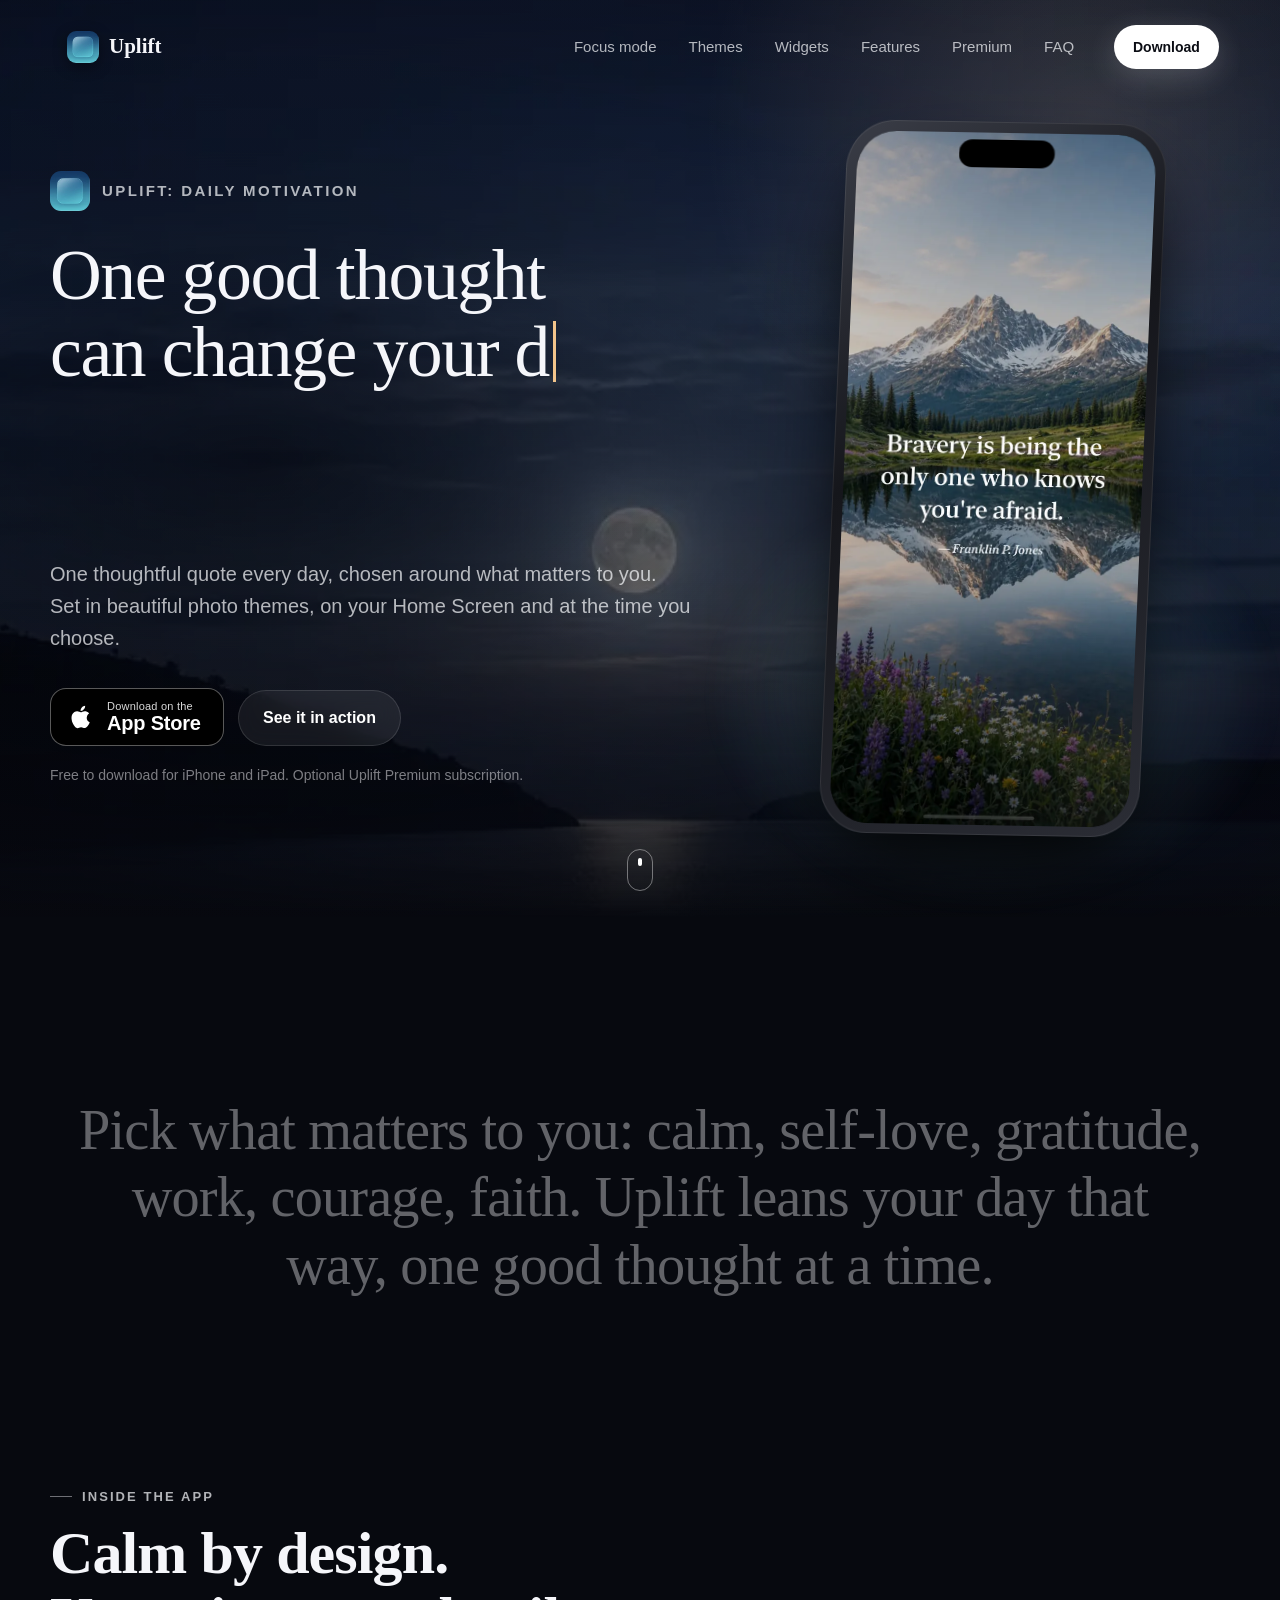
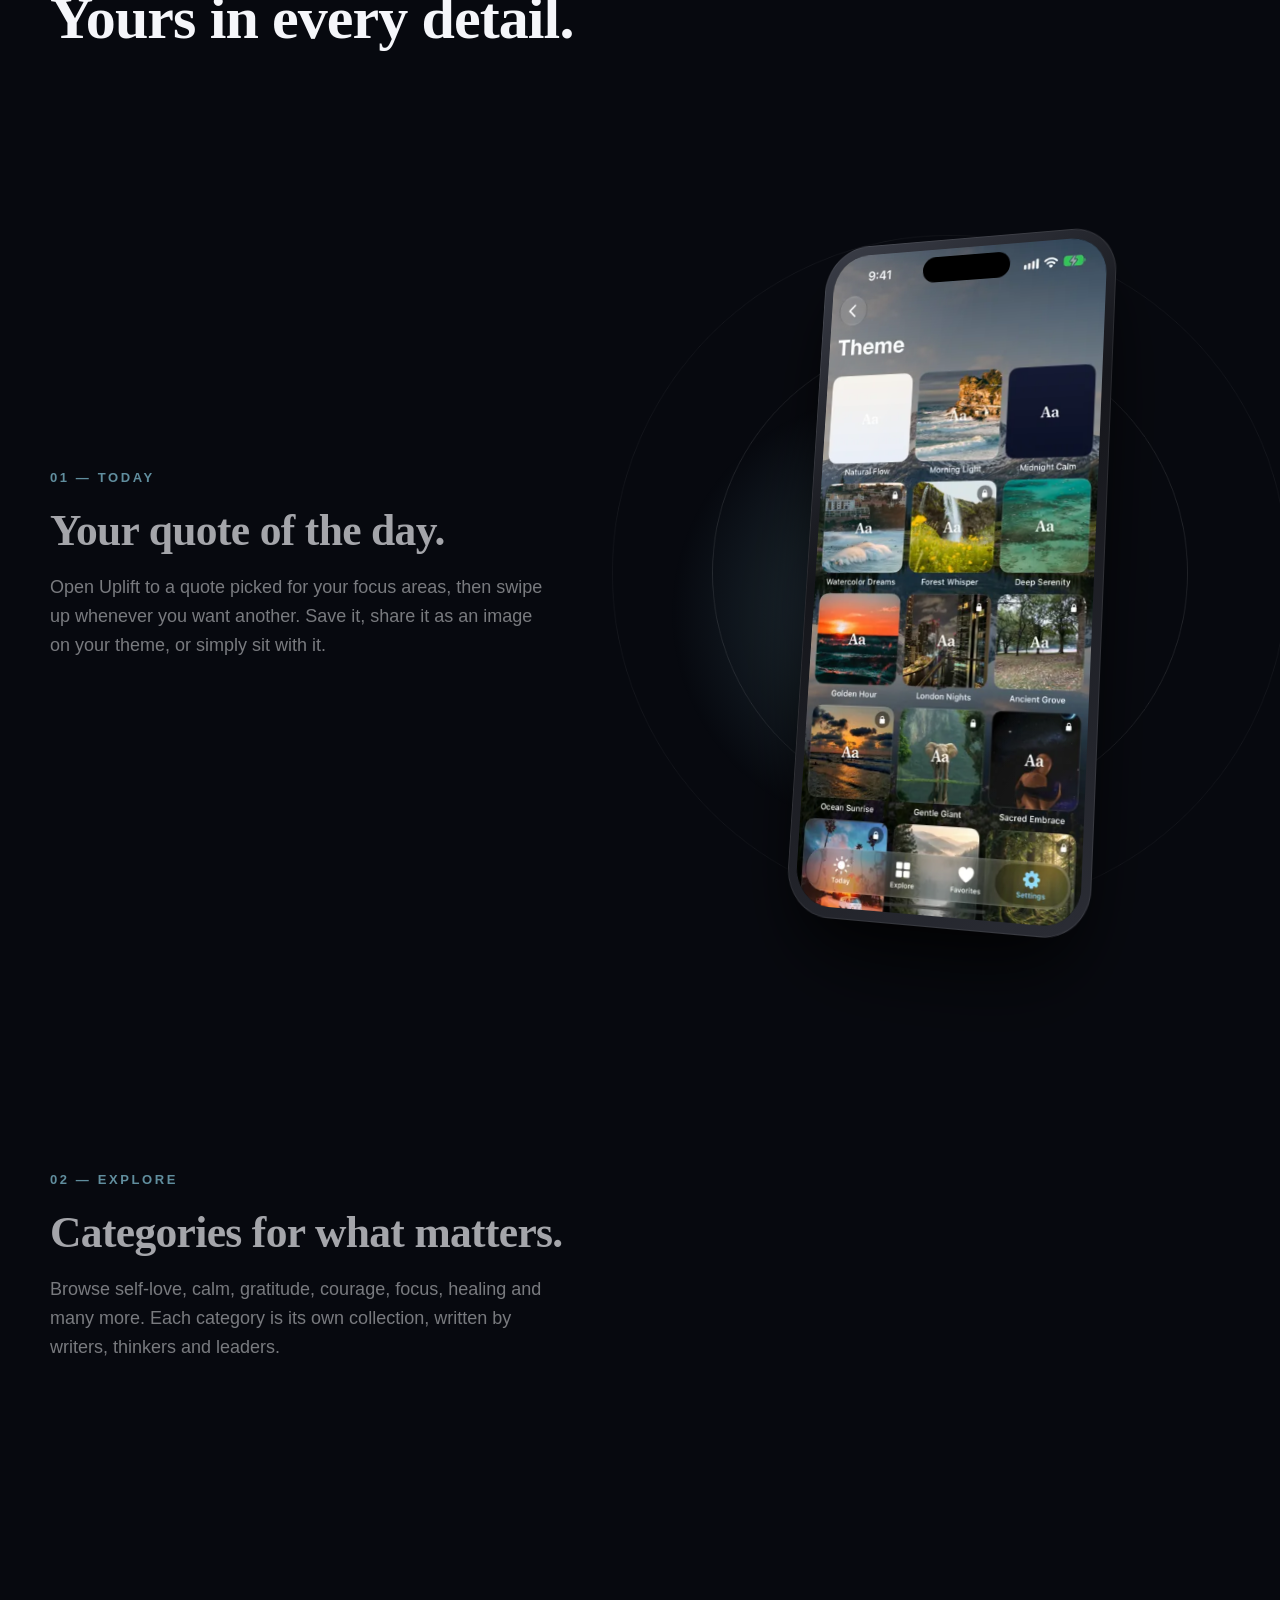
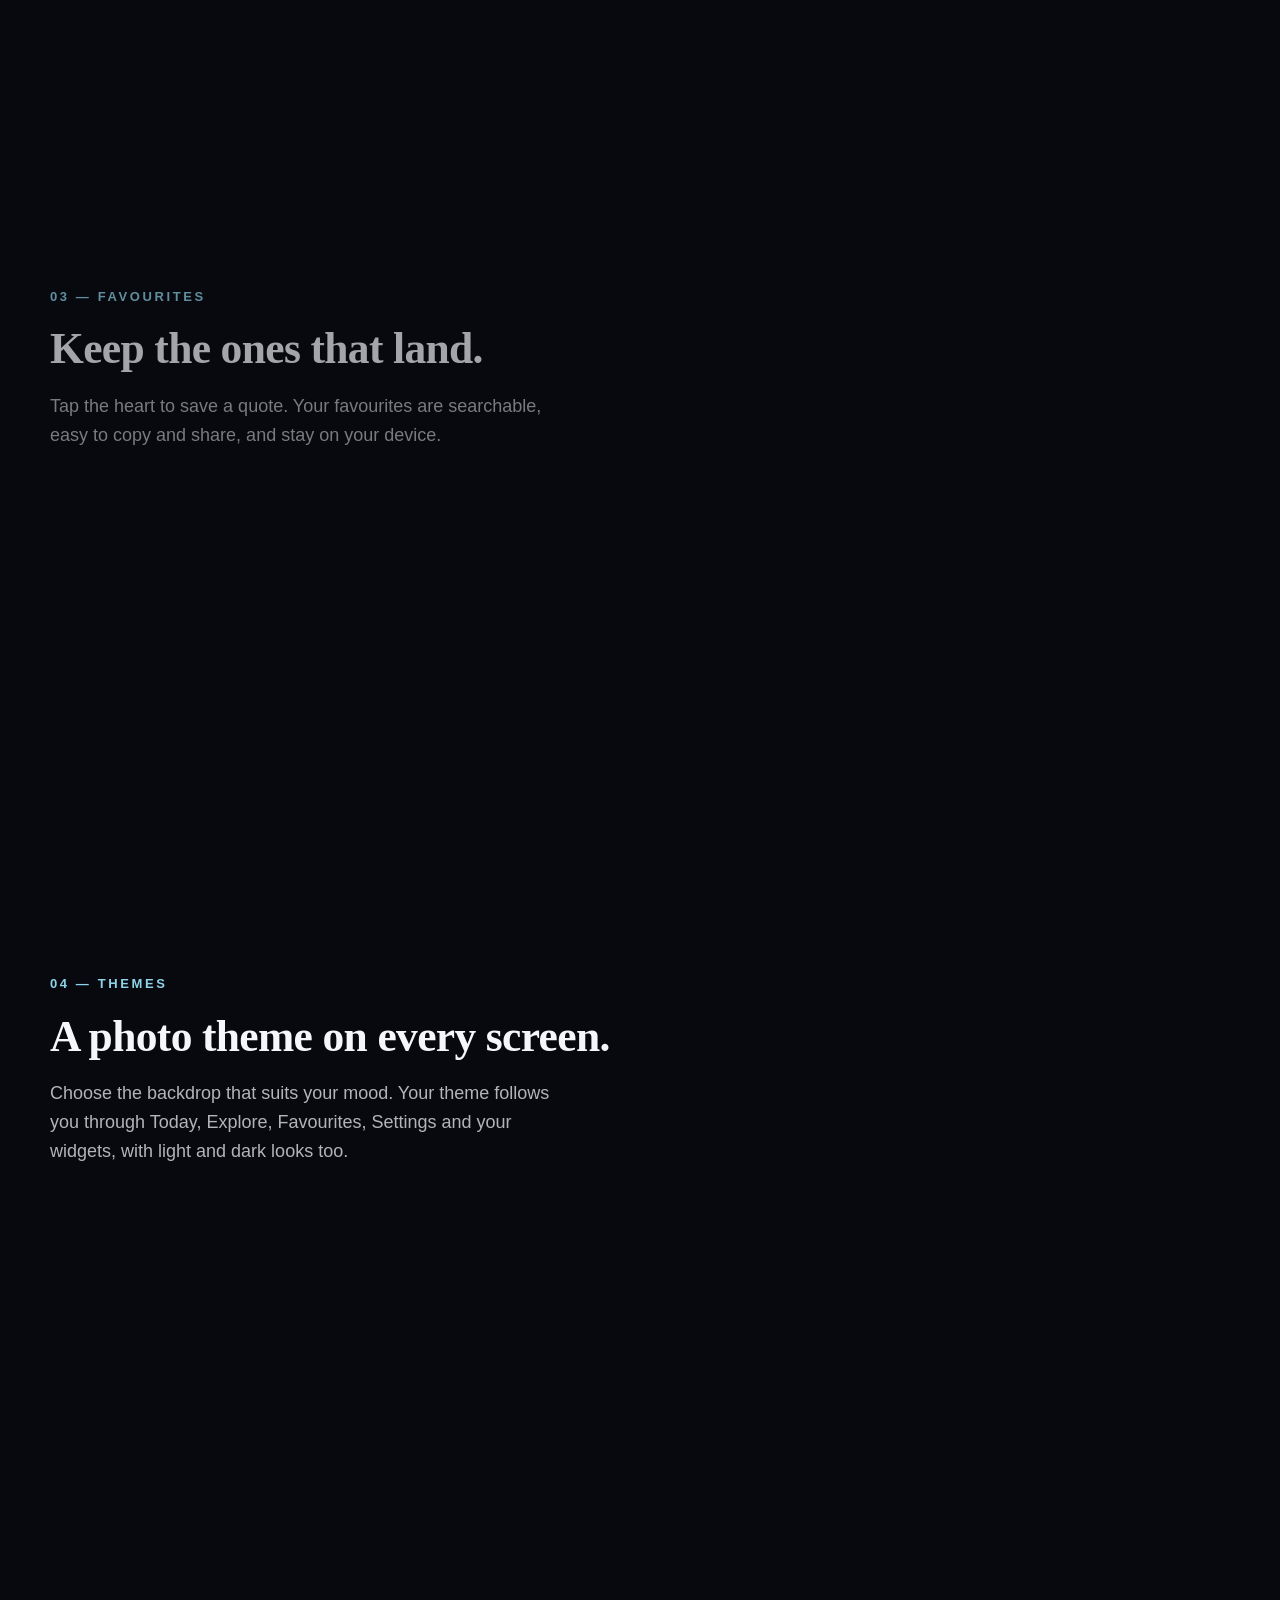
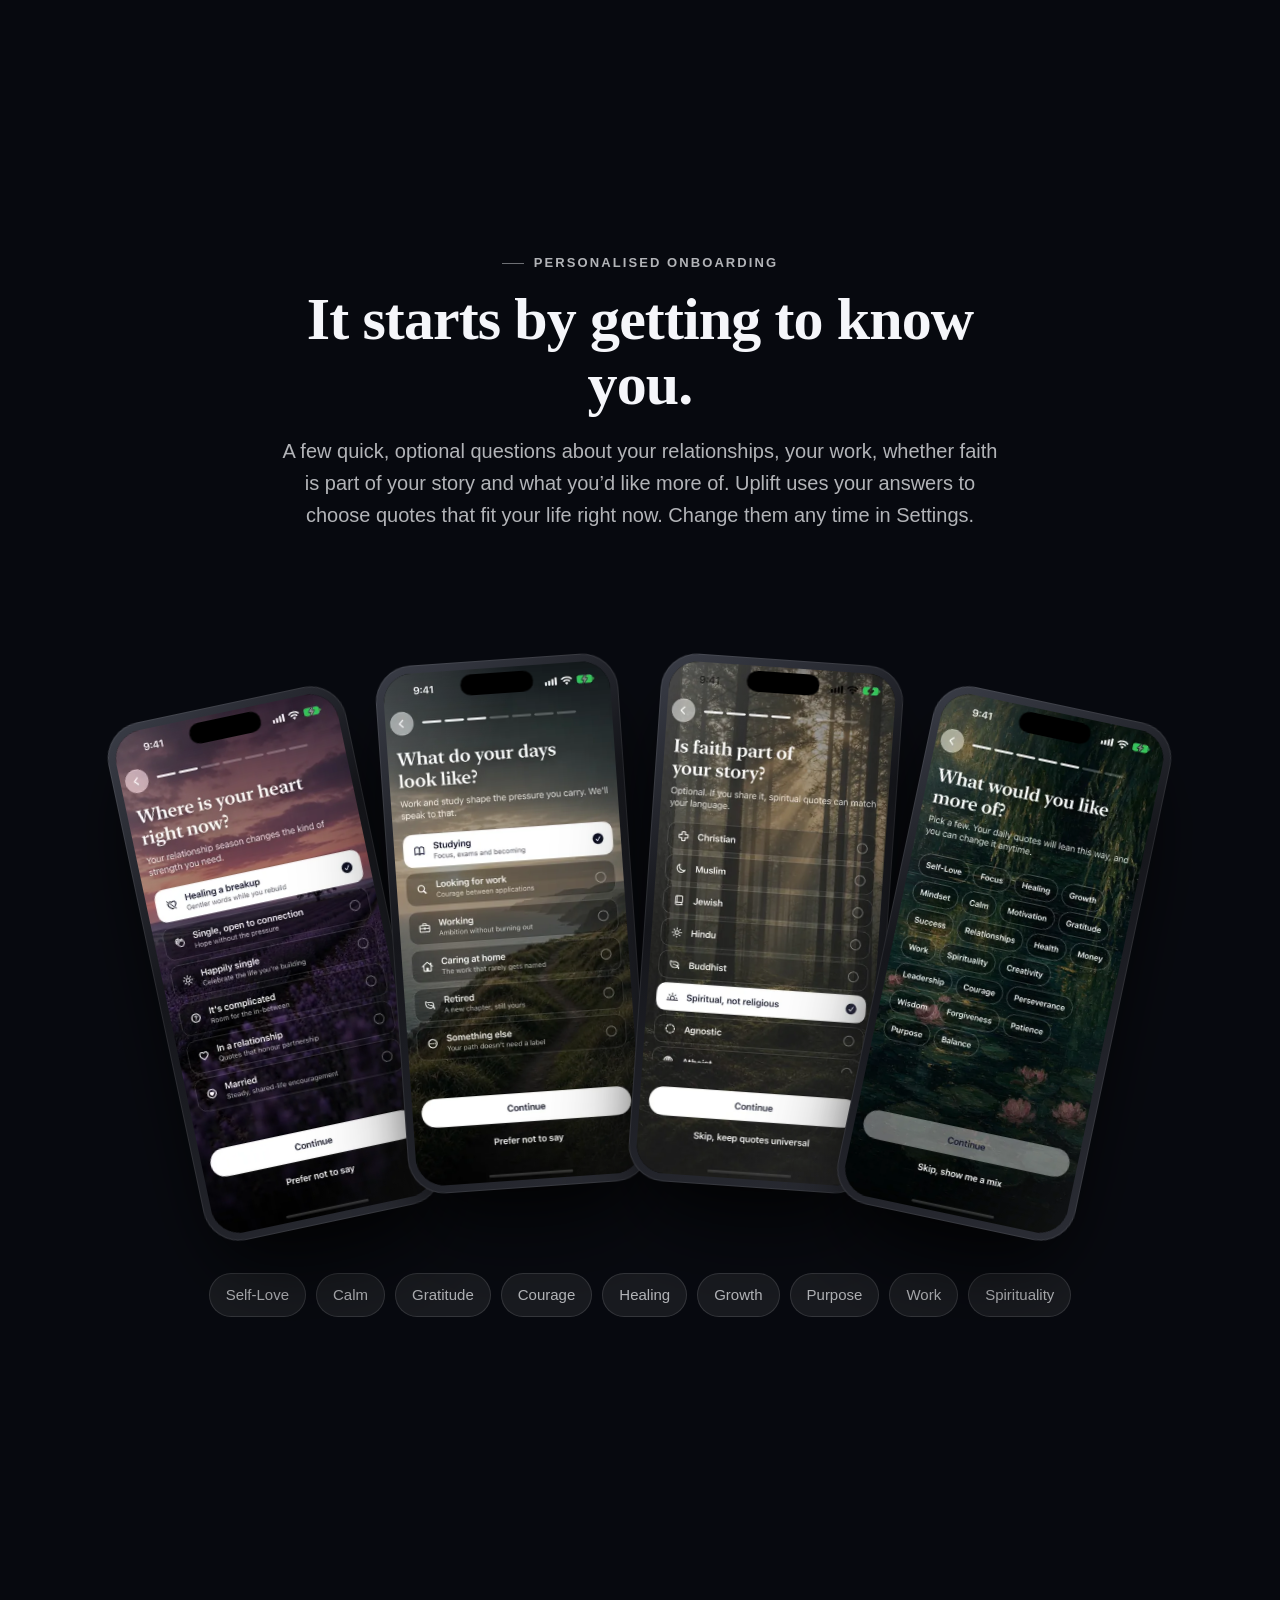
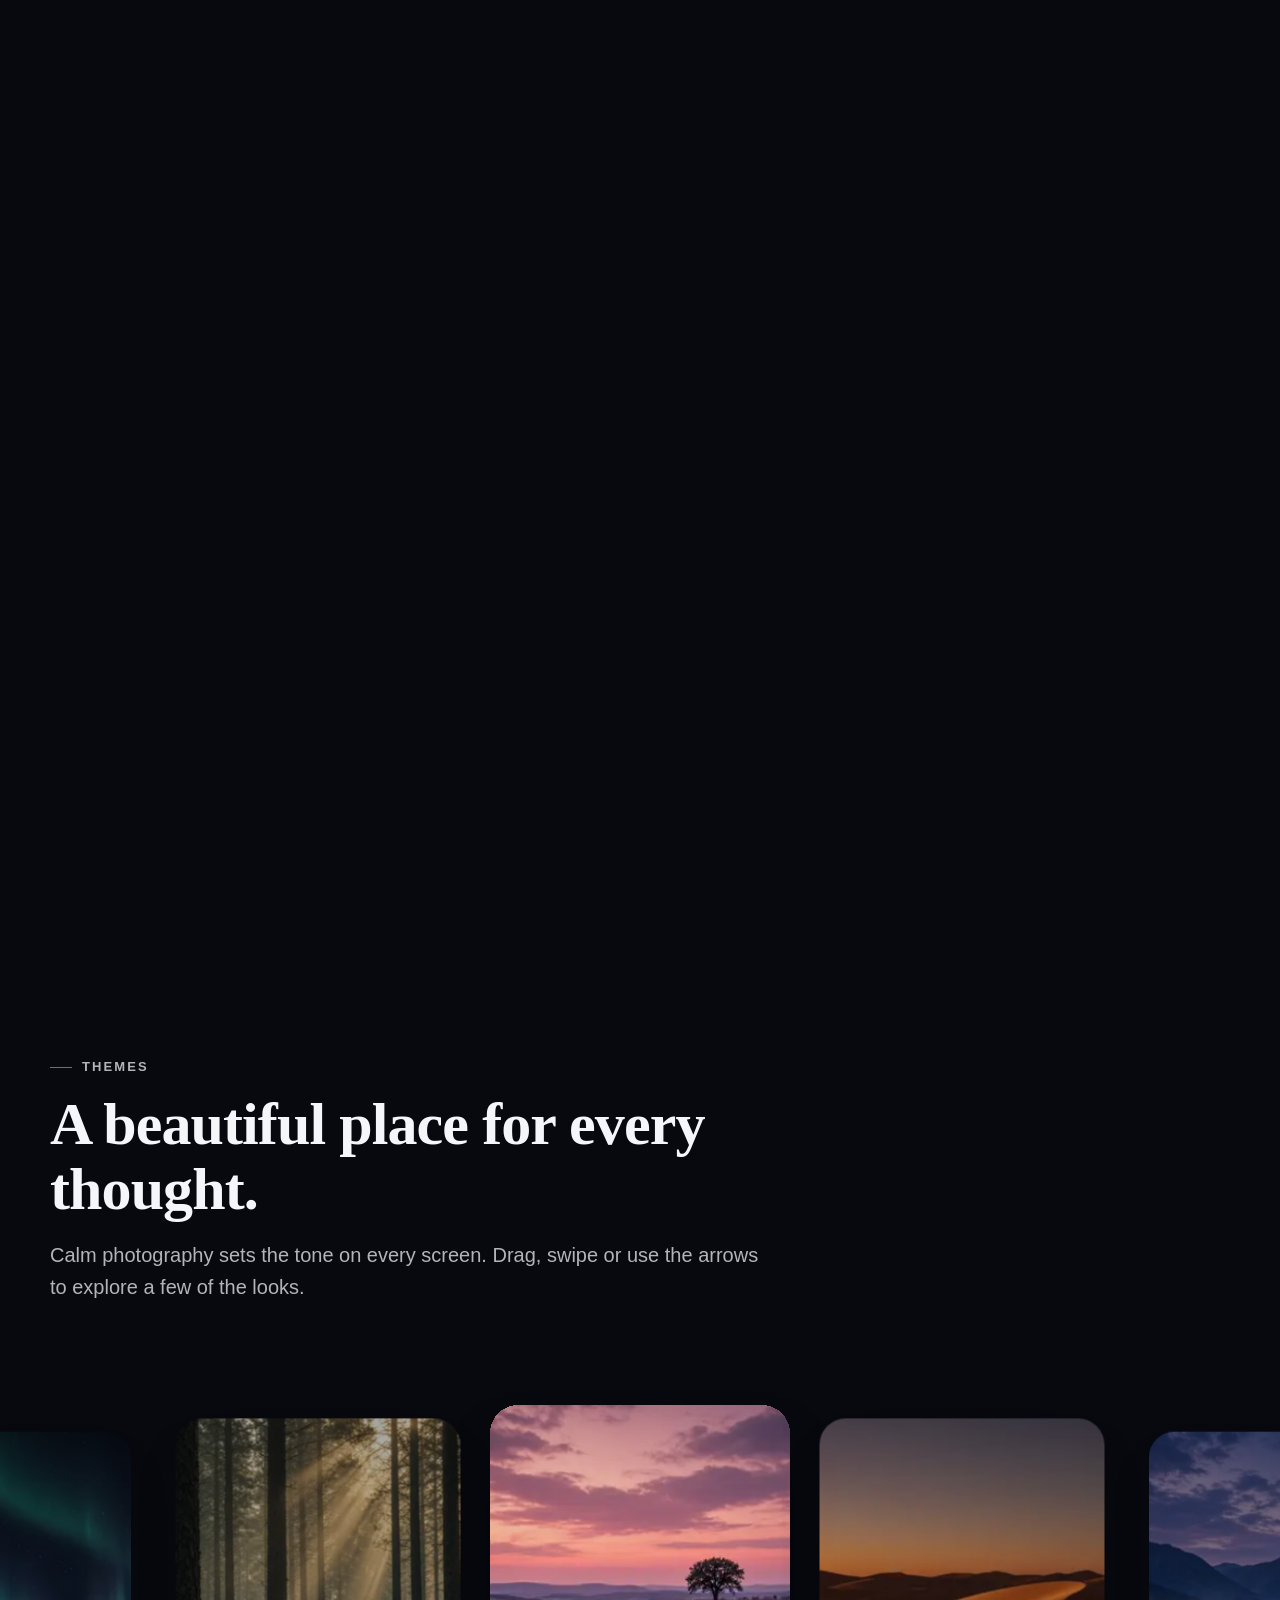
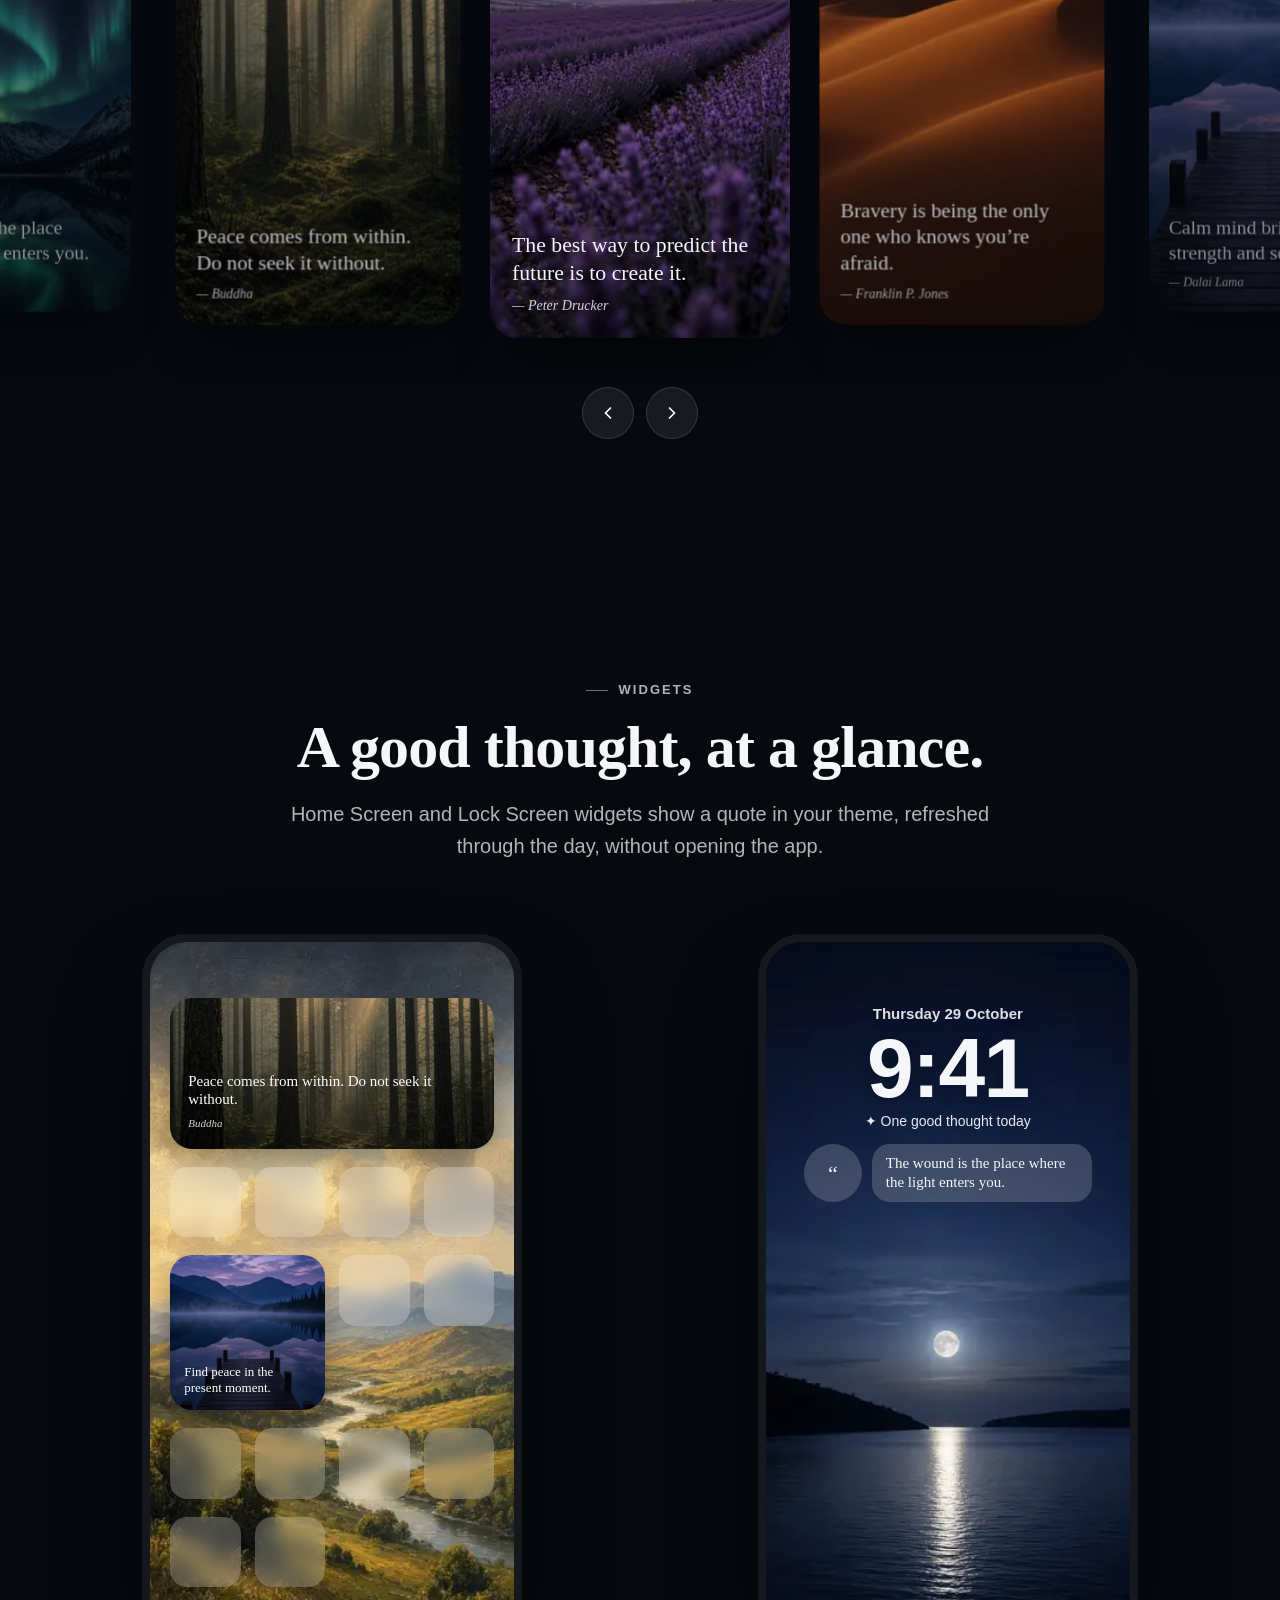
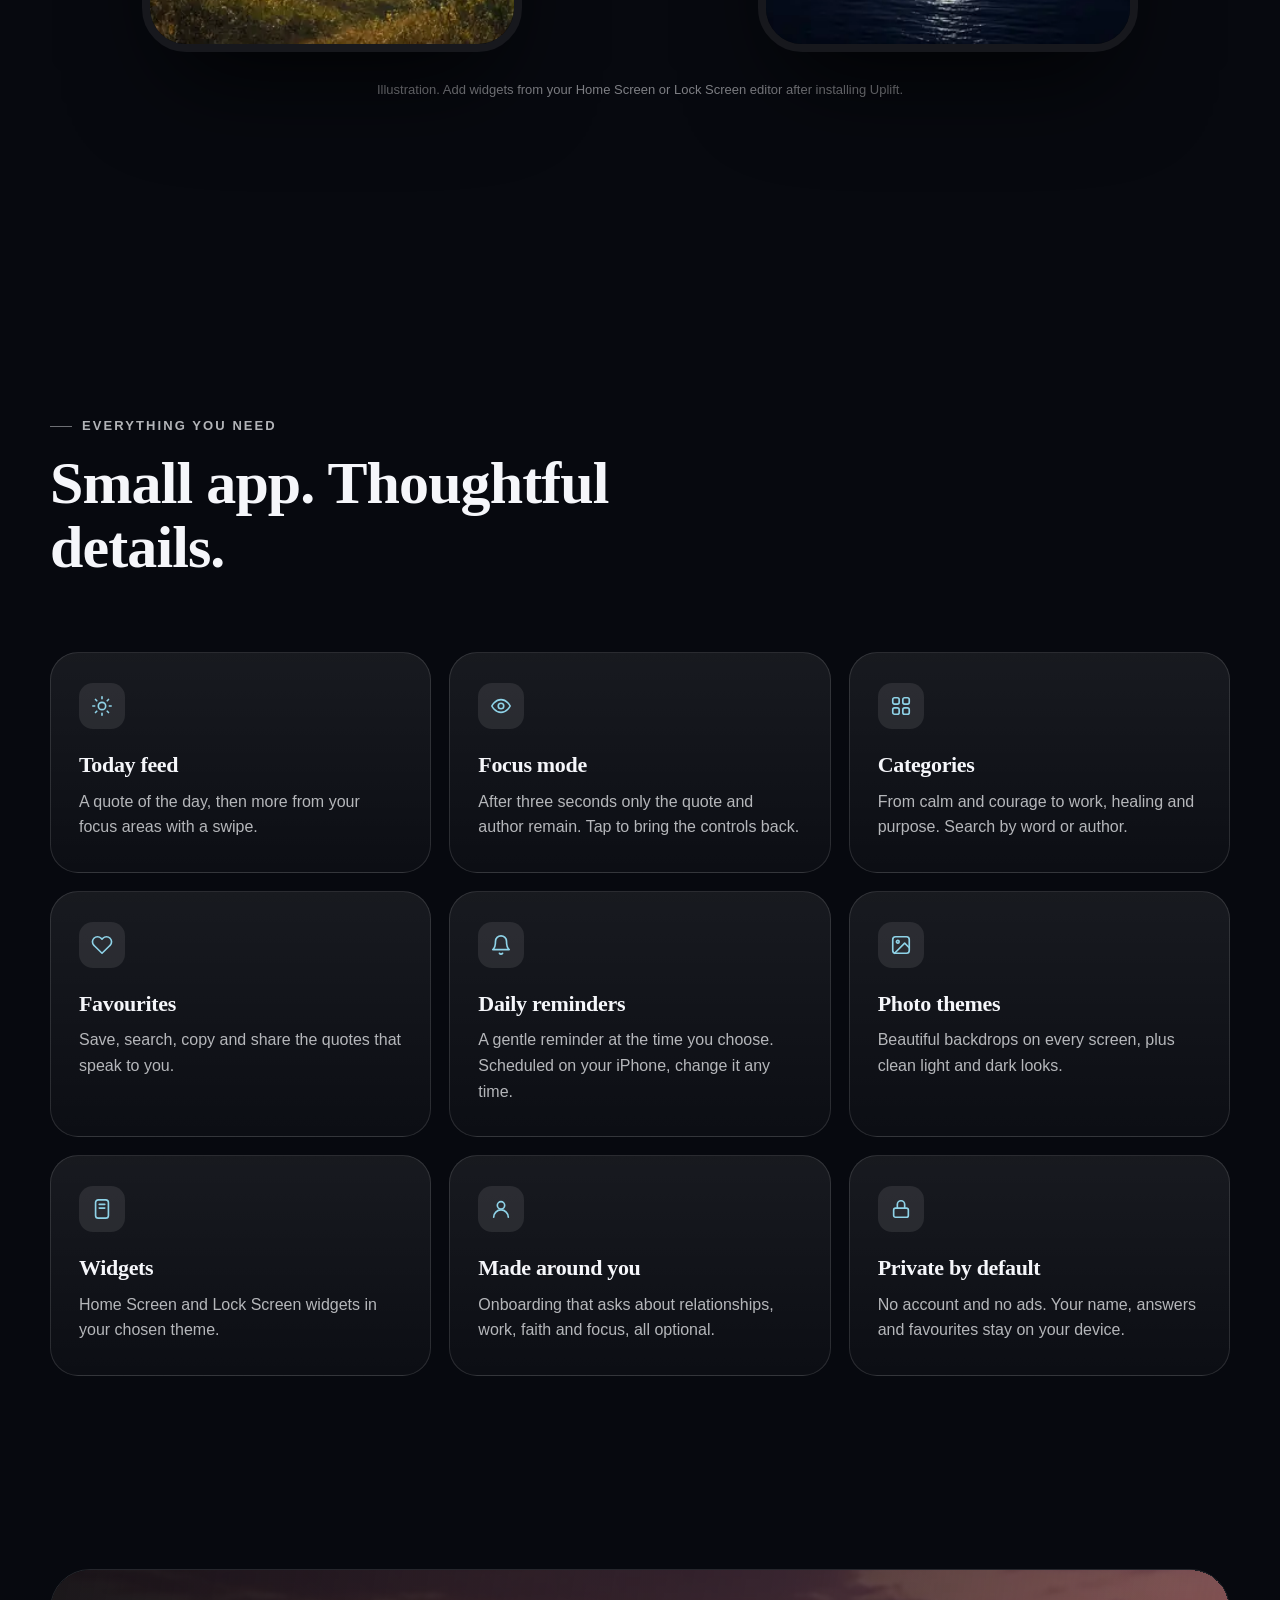
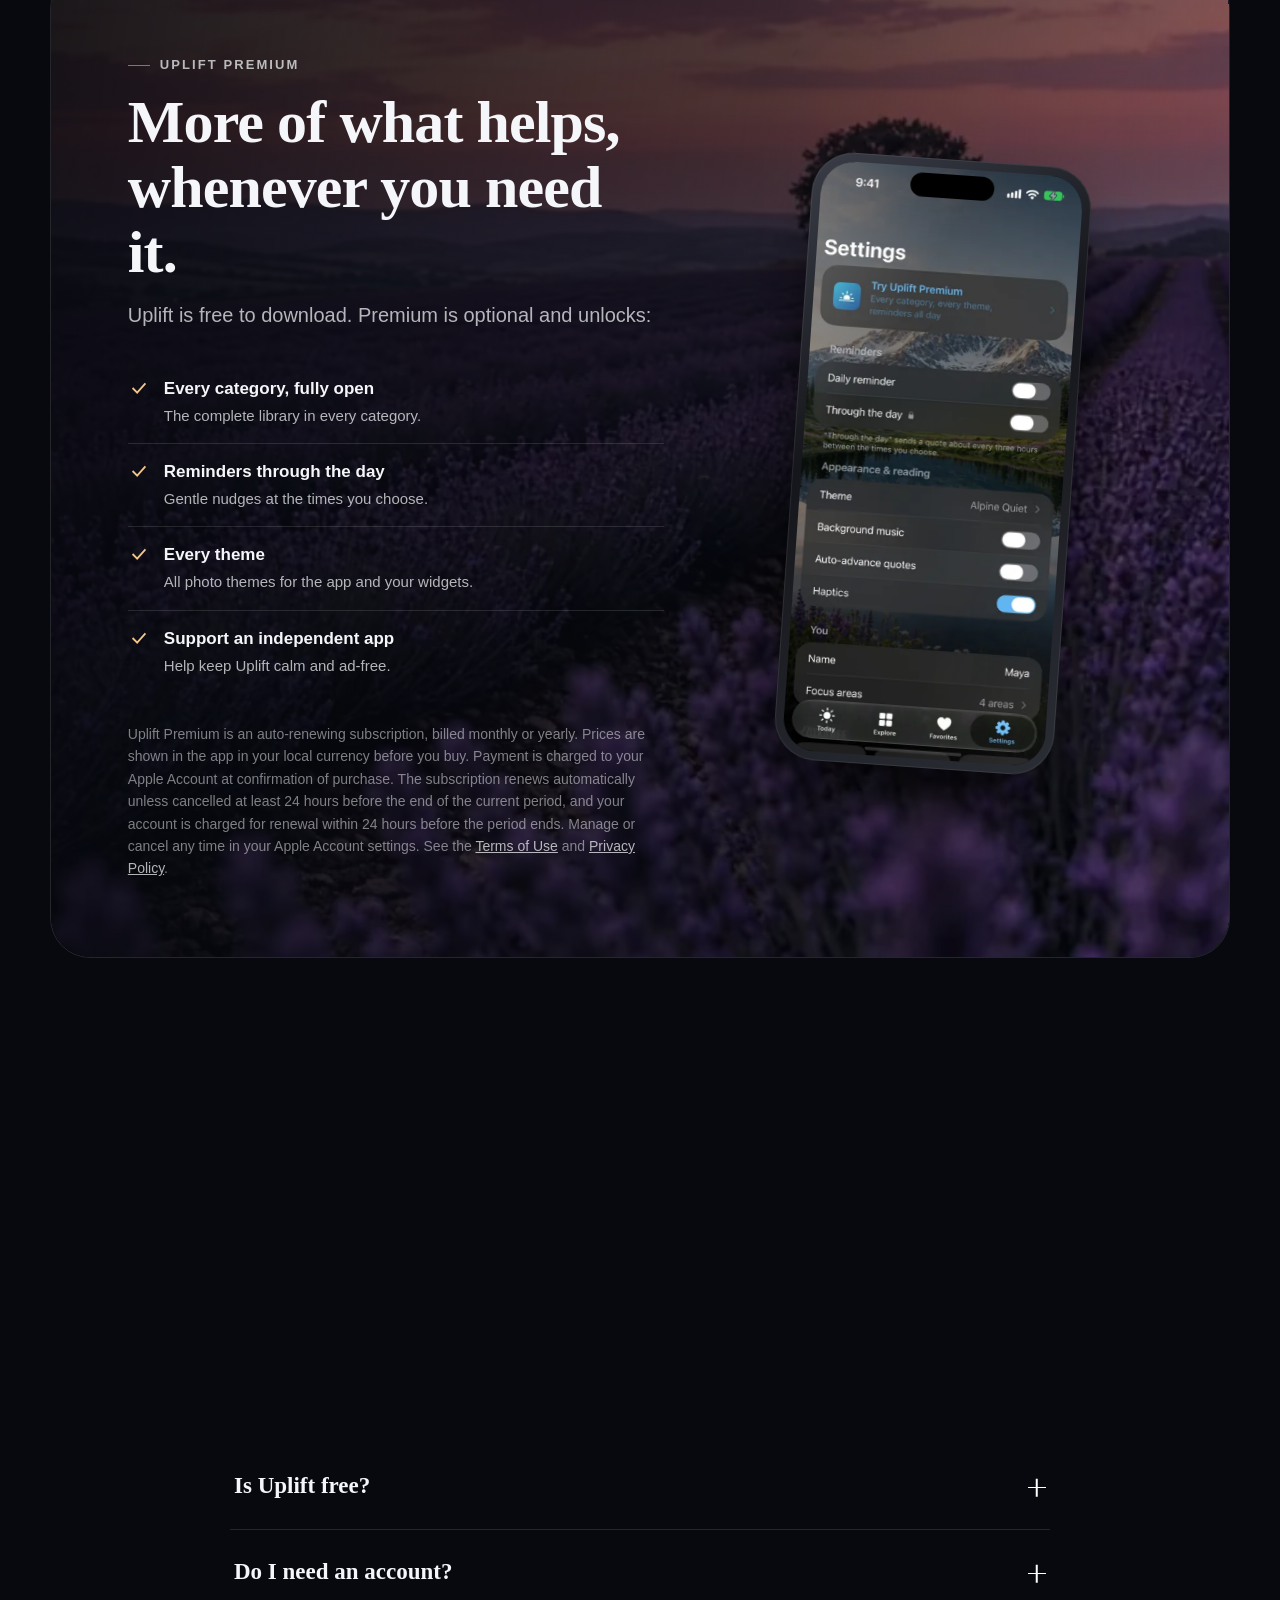
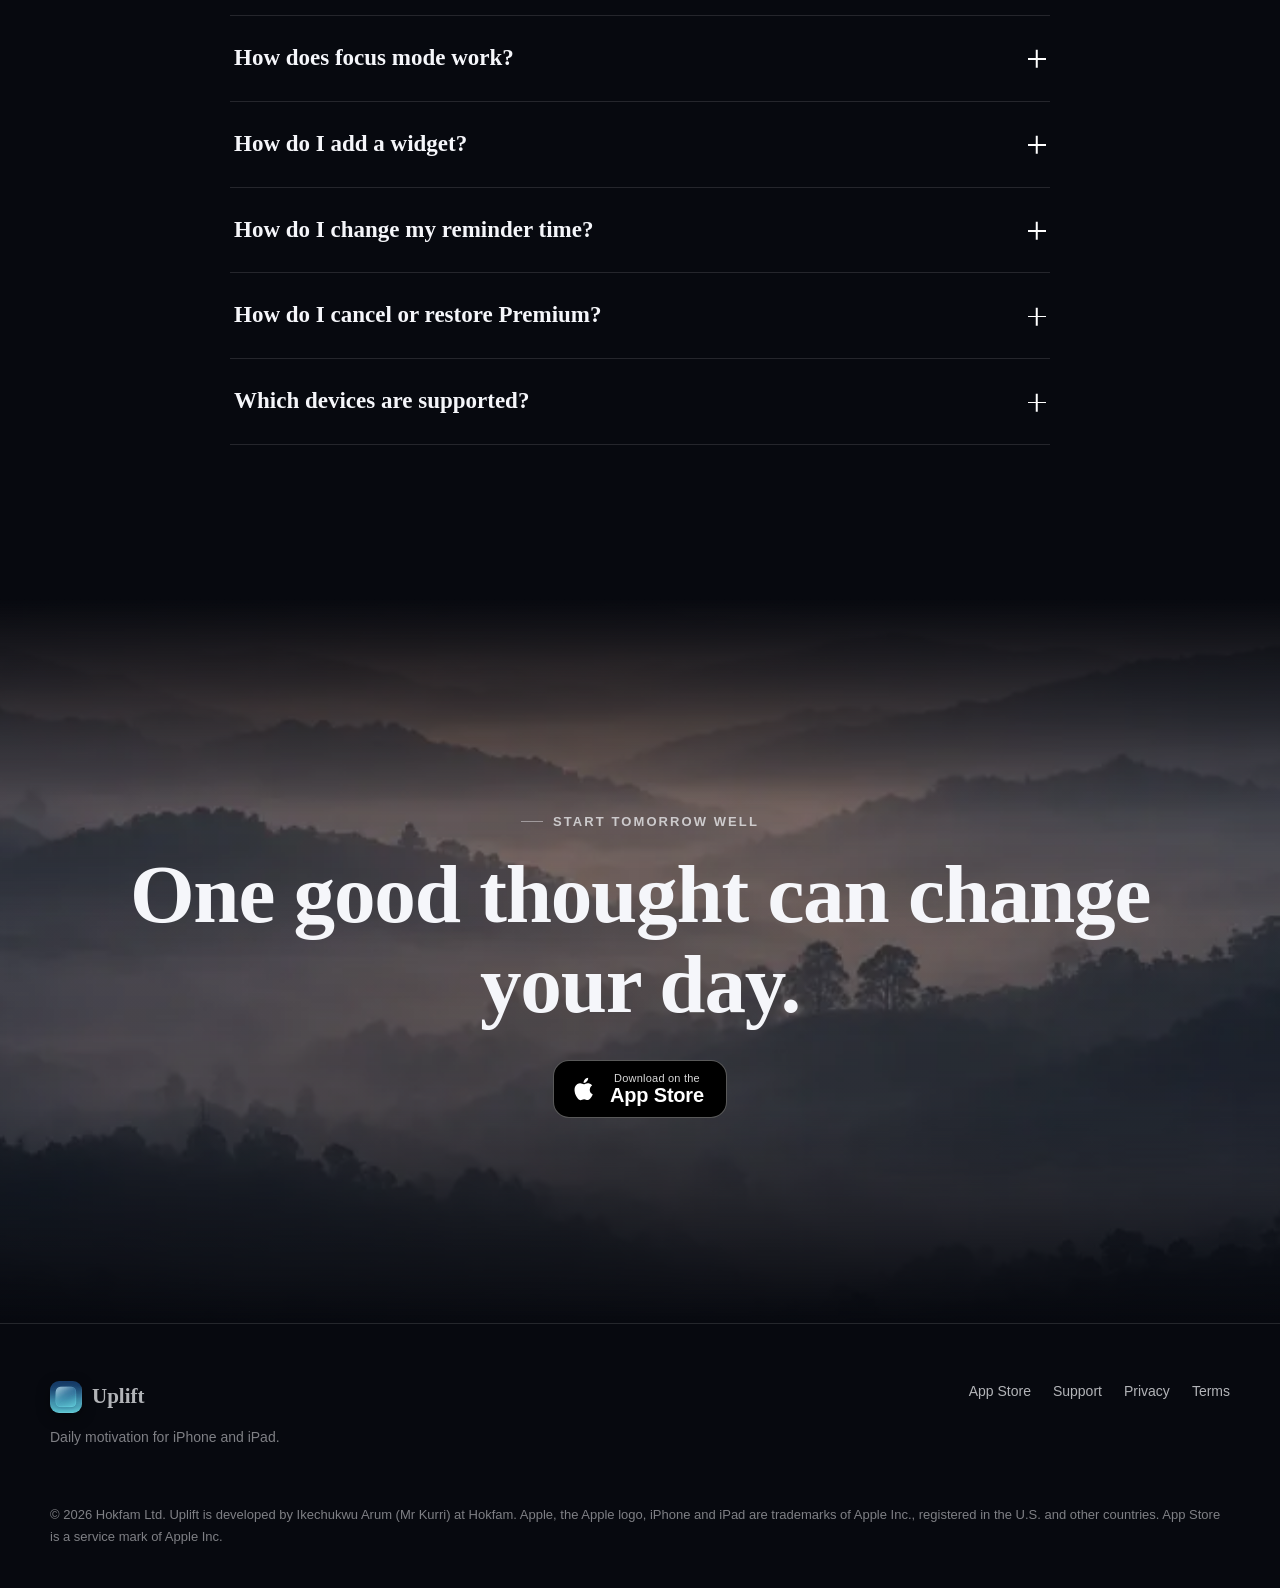
<file: index.html>
<!doctype html>
<html lang="en-GB">
<head>
<meta charset="utf-8">
<meta name="viewport" content="width=device-width, initial-scale=1, viewport-fit=cover">
<title>Uplift: Daily Motivation — one good thought, every day</title>
<meta name="description" content="Uplift brings you one thoughtful quote every day, chosen around what matters to you. Focus mode, categories, favourites, daily reminders, photo themes and Home and Lock Screen widgets for iPhone and iPad.">
<meta name="theme-color" content="#07090f">
<meta name="color-scheme" content="dark">
<link rel="canonical" href="https://uplift-daily-motivation.github.io/uplift/">
<meta name="apple-itunes-app" content="app-id=6749272312">
<meta property="og:type" content="website">
<meta property="og:site_name" content="Uplift">
<meta property="og:title" content="Uplift: Daily Motivation">
<meta property="og:description" content="One good thought can change your day. Daily quotes, reminders, photo themes and widgets for iPhone and iPad.">
<meta property="og:url" content="https://uplift-daily-motivation.github.io/uplift/">
<meta property="og:image" content="https://uplift-daily-motivation.github.io/uplift/assets/og-image.jpg">
<meta property="og:image:width" content="1200">
<meta property="og:image:height" content="630">
<meta property="og:image:alt" content="Uplift app showing a quote over a mountain lake photo">
<meta name="twitter:card" content="summary_large_image">
<meta name="twitter:title" content="Uplift: Daily Motivation">
<meta name="twitter:description" content="One good thought can change your day. Daily quotes, reminders, photo themes and widgets.">
<meta name="twitter:image" content="https://uplift-daily-motivation.github.io/uplift/assets/og-image.jpg">
<link rel="icon" href="favicon.ico" sizes="48x48">
<link rel="icon" type="image/png" sizes="32x32" href="assets/icons/favicon-32.png">
<link rel="apple-touch-icon" href="assets/icons/apple-touch-icon.png">
<link rel="manifest" href="site.webmanifest">
<link rel="preload" as="image" href="assets/img/bg/moonlit-bay.webp" fetchpriority="high">
<link rel="stylesheet" href="css/style.css">
<script type="application/ld+json">
{"@context":"https://schema.org","@type":"MobileApplication","name":"Uplift: Daily Motivation","operatingSystem":"iOS","applicationCategory":"HealthApplication","url":"https://apps.apple.com/app/id6749272312","author":{"@type":"Organization","name":"Hokfam Ltd"},"offers":{"@type":"Offer","price":"0","priceCurrency":"GBP"}}
</script>
</head>
<body>
<a class="skip" href="#main">Skip to content</a>
<div class="progress" aria-hidden="true"></div>

<header class="nav" id="nav">
  <div class="nav-inner">
    <a class="brand" href="./" aria-label="Uplift home"><img src="assets/icons/logo-128.webp" alt="" width="32" height="32">Uplift</a>
    <button class="menu-btn" aria-expanded="false" aria-controls="navlinks" aria-label="Open menu"><span></span><span></span></button>
    <ul class="nav-links" id="navlinks">
      <li><a href="#focus">Focus mode</a></li>
      <li><a href="#themes">Themes</a></li>
      <li><a href="#widgets">Widgets</a></li>
      <li><a href="#features">Features</a></li>
      <li><a href="#premium">Premium</a></li>
      <li><a href="#faq">FAQ</a></li>
    </ul>
    <a class="btn btn-light btn-sm nav-cta magnetic" href="https://apps.apple.com/app/id6749272312" rel="noopener"><span class="inner">Download</span></a>
  </div>
</header>

<main id="main">
<!-- HERO -->
<section class="hero" aria-labelledby="hero-title">
  <div class="hero-bg" aria-hidden="true">
    <img class="on" src="assets/img/bg/moonlit-bay.webp" alt="" width="720" height="1280" fetchpriority="high">
    <img data-src="assets/img/bg/rose-dusk.webp" alt="" width="720" height="1280">
    <img data-src="assets/img/bg/aurora-lake.webp" alt="" width="720" height="1280">
    <img data-src="assets/img/bg/golden-dunes.webp" alt="" width="720" height="1280">
    <img data-src="assets/img/bg/quiet-harbour.webp" alt="" width="720" height="1280">
  </div>
  <div class="light" aria-hidden="true"></div>
  <div class="particles" aria-hidden="true"></div>
  <div class="wrap hero-grid">
    <div>
      <h1 id="hero-title"><img src="assets/icons/logo-128.webp" alt="" width="40" height="40">Uplift: Daily Motivation</h1>
      <figure class="hero-quote">
        <blockquote class="typed" aria-live="off"><span class="typed-text">One good thought can change your day.</span><span class="caret" aria-hidden="true"></span></blockquote>
        <figcaption class="typed-author show">Uplift</figcaption>
      </figure>
      <p class="lead">One thoughtful quote every day, chosen around what matters to you. Set in beautiful photo themes, on your Home Screen and at the time you choose.</p>
      <div class="cta-row">
        <a class="appstore magnetic" href="https://apps.apple.com/app/id6749272312" rel="noopener">
          <svg viewBox="0 0 24 24" aria-hidden="true" fill="#fff"><path d="M16.37 12.6c-.03-2.6 2.13-3.86 2.22-3.92-1.21-1.77-3.1-2.01-3.77-2.04-1.6-.16-3.13.95-3.94.95-.82 0-2.07-.93-3.4-.9-1.75.03-3.37 1.02-4.27 2.58-1.82 3.16-.47 7.83 1.31 10.39.87 1.25 1.9 2.66 3.26 2.61 1.31-.05 1.8-.84 3.38-.84 1.58 0 2.02.84 3.4.82 1.41-.03 2.3-1.27 3.16-2.53 1-1.45 1.4-2.86 1.43-2.93-.03-.01-2.75-1.05-2.78-4.19zM13.8 4.96c.72-.88 1.21-2.09 1.08-3.31-1.04.04-2.3.7-3.05 1.57-.67.77-1.26 2.01-1.1 3.2 1.16.09 2.35-.59 3.07-1.46z"/></svg>
          <span><small>Download on the</small><strong>App Store</strong></span>
        </a>
        <a class="btn btn-ghost magnetic" href="#focus"><span class="inner">See it in action</span></a>
      </div>
      <p class="hero-note">Free to download for iPhone and iPad. Optional Uplift Premium subscription.</p>
    </div>
    <div class="hero-phone-wrap">
      <div class="float">
        <div class="phone hero-phone" id="heroPhone">
          <div class="island"></div>
          <div class="screen"><img src="assets/img/screens/hero-today.webp" alt="Uplift Today screen in focus mode: “Bravery is being the only one who knows you’re afraid.” — Franklin P. Jones, over a mountain lake photo" width="600" height="1304"></div>
        </div>
      </div>
      <div class="hero-phone-glow" aria-hidden="true"></div>
    </div>
  </div>
  <a class="scroll-cue" href="#intro" aria-label="Scroll to learn more"></a>
</section>

<!-- STATEMENT -->
<section class="statement" id="intro" aria-label="About Uplift">
  <div class="wrap"><p class="words">Pick what matters to you: calm, self‑love, gratitude, work, courage, faith. Uplift leans your day that way, one good thought at a time.</p></div>
</section>

<!-- SHOWCASE -->
<section class="showcase" aria-labelledby="show-title">
  <div class="wrap">
    <div class="section-head reveal">
      <span class="eyebrow">Inside the app</span>
      <h2 id="show-title">Calm by design.<br>Yours in every detail.</h2>
    </div>
    <div class="showcase-grid">
      <div class="steps">
        <article class="step" data-shot="0">
          <div class="num">01 — TODAY</div>
          <h3>Your quote of the day.</h3>
          <p>Open Uplift to a quote picked for your focus areas, then swipe up whenever you want another. Save it, share it as an image on your theme, or simply sit with it.</p>
          <div class="m-shot"><div class="phone"><div class="island"></div><div class="screen"><img loading="lazy" src="assets/img/screens/today-controls.webp" alt="Today screen with greeting and quote of the day" width="414" height="900"></div></div></div>
        </article>
        <article class="step" data-shot="1">
          <div class="num">02 — EXPLORE</div>
          <h3>Categories for what matters.</h3>
          <p>Browse self‑love, calm, gratitude, courage, focus, healing and many more. Each category is its own collection, written by writers, thinkers and leaders.</p>
          <div class="m-shot"><div class="phone"><div class="island"></div><div class="screen"><img loading="lazy" src="assets/img/screens/explore.webp" alt="Explore screen with quote categories" width="414" height="900"></div></div></div>
        </article>
        <article class="step" data-shot="2">
          <div class="num">03 — FAVOURITES</div>
          <h3>Keep the ones that land.</h3>
          <p>Tap the heart to save a quote. Your favourites are searchable, easy to copy and share, and stay on your device.</p>
          <div class="m-shot"><div class="phone"><div class="island"></div><div class="screen"><img loading="lazy" src="assets/img/screens/favourites.webp" alt="Favourites screen with saved quotes and search" width="414" height="900"></div></div></div>
        </article>
        <article class="step" data-shot="3">
          <div class="num">04 — THEMES</div>
          <h3>A photo theme on every screen.</h3>
          <p>Choose the backdrop that suits your mood. Your theme follows you through Today, Explore, Favourites, Settings and your widgets, with light and dark looks too.</p>
          <div class="m-shot"><div class="phone"><div class="island"></div><div class="screen"><img loading="lazy" src="assets/img/screens/themes.webp" alt="Theme picker with photo themes" width="414" height="900"></div></div></div>
        </article>
      </div>
      <div class="stage" aria-hidden="true">
        <div class="stage-orb"></div>
        <div class="stage-ring"></div>
        <div class="stage-ring r2"></div>
        <div class="phone" id="stagePhone">
          <div class="island"></div>
          <div class="screen">
            <img class="on" src="assets/img/screens/today-controls.webp" alt="" width="414" height="900">
            <img loading="lazy" src="assets/img/screens/explore.webp" alt="" width="414" height="900">
            <img loading="lazy" src="assets/img/screens/favourites.webp" alt="" width="414" height="900">
            <img loading="lazy" src="assets/img/screens/themes.webp" alt="" width="414" height="900">
          </div>
        </div>
      </div>
    </div>
  </div>
</section>

<!-- ONBOARDING -->
<section class="section" aria-labelledby="onb-title">
  <div class="wrap">
    <div class="section-head center reveal">
      <span class="eyebrow">Personalised onboarding</span>
      <h2 id="onb-title">It starts by getting to know you.</h2>
      <p class="lead">A few quick, optional questions about your relationships, your work, whether faith is part of your story and what you’d like more of. Uplift uses your answers to choose quotes that fit your life right now. Change them any time in Settings.</p>
    </div>
    <div class="fan" id="fan">
      <div class="phone"><div class="island"></div><div class="screen"><img loading="lazy" src="assets/img/screens/relationship.webp" alt="Onboarding: Where is your heart right now?" width="414" height="900"></div></div>
      <div class="phone"><div class="island"></div><div class="screen"><img loading="lazy" src="assets/img/screens/work.webp" alt="Onboarding: What do your days look like?" width="414" height="900"></div></div>
      <div class="phone"><div class="island"></div><div class="screen"><img loading="lazy" src="assets/img/screens/faith.webp" alt="Onboarding: Is faith part of your story?" width="414" height="900"></div></div>
      <div class="phone"><div class="island"></div><div class="screen"><img loading="lazy" src="assets/img/screens/focus.webp" alt="Onboarding: What would you like more of? Focus area chips" width="414" height="900"></div></div>
    </div>
    <div class="chips reveal" aria-label="Example focus areas">
      <span class="chip">Self‑Love</span><span class="chip">Calm</span><span class="chip">Gratitude</span><span class="chip">Courage</span><span class="chip">Healing</span><span class="chip">Growth</span><span class="chip">Purpose</span><span class="chip">Work</span><span class="chip">Spirituality</span>
    </div>
  </div>
</section>

<!-- FOCUS DEMO -->
<section class="section" id="focus" aria-labelledby="focus-title">
  <div class="wrap focus-grid">
    <div>
      <div class="reveal"><span class="eyebrow">Focus mode</span></div>
      <h2 id="focus-title" class="reveal" style="--i:1;margin:14px 0 20px">Just the words.<br>Nothing else.</h2>
      <p class="lead reveal" style="--i:2">Leave a quote on screen and after three seconds everything else quietly fades away, so only the quote and its author remain. Tap anywhere to bring the controls back.</p>
      <div class="focus-status reveal" style="--i:3">
        <svg class="ring" viewBox="0 0 36 36" aria-hidden="true"><circle class="bgc" cx="18" cy="18" r="16"/><circle class="fg" cx="18" cy="18" r="16"/></svg>
        <p id="focusStatus" aria-live="polite"><strong>Try it here</strong>Controls fade in 3 seconds. Tap the phone to bring them back.</p>
      </div>
    </div>
    <div class="reveal-scale">
      <button class="focus-phone" id="focusPhone" type="button" aria-label="Focus mode demo. Tap to show the controls.">
        <span class="phone" style="display:block">
          <span class="island"></span>
          <span class="screen" style="display:block">
            <img src="assets/img/screens/today-focus.webp" alt="" width="414" height="900" loading="lazy">
            <img class="controls" src="assets/img/screens/today-controls.webp" alt="" width="414" height="900" loading="lazy">
            <span class="tap-hint">Tap to show controls</span>
          </span>
        </span>
      </button>
    </div>
  </div>
</section>

<!-- THEMES -->
<section class="section" id="themes" aria-labelledby="themes-title" style="padding-bottom:80px">
  <div class="wrap">
    <div class="section-head reveal">
      <span class="eyebrow">Themes</span>
      <h2 id="themes-title">A beautiful place for every thought.</h2>
      <p class="lead">Calm photography sets the tone on every screen. Drag, swipe or use the arrows to explore a few of the looks.</p>
    </div>
  </div>
  <div class="carousel reveal">
    <div class="track" id="track" tabindex="0" aria-label="Theme gallery" role="region">
      <figure class="tcard" style="margin:0"><img loading="lazy" src="assets/img/bg/aurora-lake-s.webp" alt="Aurora over a mountain lake" width="360" height="640"><blockquote>The wound is the place where the light enters you.<cite>— Rumi</cite></blockquote></figure>
      <figure class="tcard" style="margin:0"><img loading="lazy" src="assets/img/bg/cathedral-pines-s.webp" alt="Sunlight through tall pines" width="360" height="640"><blockquote>Peace comes from within. Do not seek it without.<cite>— Buddha</cite></blockquote></figure>
      <figure class="tcard" style="margin:0"><img loading="lazy" src="assets/img/bg/rose-dusk-s.webp" alt="Lavender field at dusk" width="360" height="640"><blockquote>The best way to predict the future is to create it.<cite>— Peter Drucker</cite></blockquote></figure>
      <figure class="tcard" style="margin:0"><img loading="lazy" src="assets/img/bg/golden-dunes-s.webp" alt="Golden sand dunes" width="360" height="640"><blockquote>Bravery is being the only one who knows you’re afraid.<cite>— Franklin P. Jones</cite></blockquote></figure>
      <figure class="tcard" style="margin:0"><img loading="lazy" src="assets/img/bg/quiet-harbour-s.webp" alt="Wooden pier on a still lake at twilight" width="360" height="640"><blockquote>Calm mind brings inner strength and self‑confidence.<cite>— Dalai Lama</cite></blockquote></figure>
      <figure class="tcard" style="margin:0"><img loading="lazy" src="assets/img/bg/coastal-path-s.webp" alt="Coastal path through green hills" width="360" height="640"><blockquote>Life is a balance of holding on and letting go.<cite>— Rumi</cite></blockquote></figure>
      <figure class="tcard" style="margin:0"><img loading="lazy" src="assets/img/bg/moonlit-bay-s.webp" alt="Full moon over a calm bay" width="360" height="640"><blockquote>Find peace in the present moment.<cite>— Anonymous</cite></blockquote></figure>
      <figure class="tcard" style="margin:0"><img loading="lazy" src="assets/img/bg/painted-valley-s.webp" alt="River winding through a painted valley" width="360" height="640"><blockquote>The only way to do great work is to love what you do.<cite>— Steve Jobs</cite></blockquote></figure>
      <figure class="tcard" style="margin:0"><img loading="lazy" src="assets/img/bg/first-light-s.webp" alt="Misty hills at first light" width="360" height="640"><blockquote>Be thankful for what you have; you’ll end up having more.<cite>— Oprah Winfrey</cite></blockquote></figure>
      <figure class="tcard" style="margin:0"><img loading="lazy" src="assets/img/bg/still-water-s.webp" alt="Lotus flowers on still water" width="360" height="640"><blockquote>In the midst of movement and chaos, keep stillness inside of you.<cite>— Deepak Chopra</cite></blockquote></figure>
    </div>
    <div class="car-ctrl">
      <button class="round magnetic" id="prev" type="button" aria-label="Previous theme"><svg viewBox="0 0 24 24" fill="none" stroke="#fff" stroke-width="2" stroke-linecap="round" aria-hidden="true"><path d="M15 6l-6 6 6 6"/></svg></button>
      <button class="round magnetic" id="next" type="button" aria-label="Next theme"><svg viewBox="0 0 24 24" fill="none" stroke="#fff" stroke-width="2" stroke-linecap="round" aria-hidden="true"><path d="M9 6l6 6-6 6"/></svg></button>
    </div>
  </div>
</section>

<!-- WIDGETS -->
<section class="section widgets" id="widgets" aria-labelledby="widgets-title">
  <div class="wrap">
    <div class="section-head center reveal">
      <span class="eyebrow">Widgets</span>
      <h2 id="widgets-title">A good thought, at a glance.</h2>
      <p class="lead">Home Screen and Lock Screen widgets show a quote in your theme, refreshed through the day, without opening the app.</p>
    </div>
    <div class="w-stage">
      <div class="homescreen reveal" style="--i:0" aria-label="Illustration of Uplift widgets on a Home Screen" role="img">
        <img loading="lazy" src="assets/img/bg/painted-valley-s.webp" alt="" width="360" height="640">
        <div class="hs-grid">
          <div class="wdg wdg-m" data-wdg>
            <div class="wbg"><img class="on" loading="lazy" src="assets/img/bg/cathedral-pines-s.webp" alt="" width="360" height="640"><img loading="lazy" src="assets/img/bg/rose-dusk-s.webp" alt="" width="360" height="640"><img loading="lazy" src="assets/img/bg/aurora-lake-s.webp" alt="" width="360" height="640"></div>
            <div class="wq">Peace comes from within. Do not seek it without.</div><div class="wa">Buddha</div>
          </div>
          <span class="app-ic"></span><span class="app-ic"></span><span class="app-ic"></span><span class="app-ic"></span>
          <div class="wdg wdg-s" data-wdg>
            <div class="wbg"><img class="on" loading="lazy" src="assets/img/bg/quiet-harbour-s.webp" alt="" width="360" height="640"><img loading="lazy" src="assets/img/bg/golden-dunes-s.webp" alt="" width="360" height="640"><img loading="lazy" src="assets/img/bg/first-light-s.webp" alt="" width="360" height="640"></div>
            <div class="wq">Find peace in the present moment.</div>
          </div>
          <span class="app-ic"></span><span class="app-ic"></span><span class="app-ic"></span><span class="app-ic"></span>
          <span class="app-ic"></span><span class="app-ic"></span><span class="app-ic"></span><span class="app-ic"></span>
        </div>
      </div>
      <div class="lockscreen reveal" style="--i:2" aria-label="Illustration of Uplift Lock Screen widgets" role="img">
        <img loading="lazy" src="assets/img/bg/moonlit-bay-s.webp" alt="" width="360" height="640">
        <div class="ls-time"><small>Thursday 29 October</small><b>9:41</b></div>
        <div class="ls-inline">✦ One good thought today</div>
        <div class="ls-row">
          <div class="ls-circ">“</div>
          <div class="ls-rect"><span class="wq" data-lsq>The wound is the place where the light enters you.</span></div>
        </div>
      </div>
    </div>
    <p class="w-caption">Illustration. Add widgets from your Home Screen or Lock Screen editor after installing Uplift.</p>
  </div>
</section>

<!-- FEATURES -->
<section class="section" id="features" aria-labelledby="features-title">
  <div class="wrap">
    <div class="section-head reveal">
      <span class="eyebrow">Everything you need</span>
      <h2 id="features-title">Small app. Thoughtful details.</h2>
    </div>
    <div class="features">
      <article class="fcard reveal" style="--i:0"><span class="spot"></span><div class="ficon"><svg viewBox="0 0 24 24"><circle cx="12" cy="12" r="4"/><path d="M12 2v2M12 20v2M4.9 4.9l1.4 1.4M17.7 17.7l1.4 1.4M2 12h2M20 12h2M4.9 19.1l1.4-1.4M17.7 6.3l1.4-1.4"/></svg></div><h3>Today feed</h3><p>A quote of the day, then more from your focus areas with a swipe.</p></article>
      <article class="fcard reveal" style="--i:1"><span class="spot"></span><div class="ficon"><svg viewBox="0 0 24 24"><path d="M2 12s3.5-7 10-7 10 7 10 7-3.5 7-10 7S2 12 2 12z"/><circle cx="12" cy="12" r="3"/></svg></div><h3>Focus mode</h3><p>After three seconds only the quote and author remain. Tap to bring the controls back.</p></article>
      <article class="fcard reveal" style="--i:2"><span class="spot"></span><div class="ficon"><svg viewBox="0 0 24 24"><rect x="3" y="3" width="7" height="7" rx="2"/><rect x="14" y="3" width="7" height="7" rx="2"/><rect x="3" y="14" width="7" height="7" rx="2"/><rect x="14" y="14" width="7" height="7" rx="2"/></svg></div><h3>Categories</h3><p>From calm and courage to work, healing and purpose. Search by word or author.</p></article>
      <article class="fcard reveal" style="--i:0"><span class="spot"></span><div class="ficon"><svg viewBox="0 0 24 24"><path d="M20.8 4.6a5.5 5.5 0 0 0-7.8 0L12 5.7l-1-1.1a5.5 5.5 0 0 0-7.8 7.8l1 1L12 21l7.8-7.6 1-1a5.5 5.5 0 0 0 0-7.8z"/></svg></div><h3>Favourites</h3><p>Save, search, copy and share the quotes that speak to you.</p></article>
      <article class="fcard reveal" style="--i:1"><span class="spot"></span><div class="ficon"><svg viewBox="0 0 24 24"><path d="M18 8a6 6 0 0 0-12 0c0 7-3 9-3 9h18s-3-2-3-9"/><path d="M13.7 21a2 2 0 0 1-3.4 0"/></svg></div><h3>Daily reminders</h3><p>A gentle reminder at the time you choose. Scheduled on your iPhone, change it any time.</p></article>
      <article class="fcard reveal" style="--i:2"><span class="spot"></span><div class="ficon"><svg viewBox="0 0 24 24"><rect x="3" y="3" width="18" height="18" rx="3"/><circle cx="8.5" cy="8.5" r="1.5"/><path d="M21 15l-5-5L5 21"/></svg></div><h3>Photo themes</h3><p>Beautiful backdrops on every screen, plus clean light and dark looks.</p></article>
      <article class="fcard reveal" style="--i:0"><span class="spot"></span><div class="ficon"><svg viewBox="0 0 24 24"><rect x="5" y="2" width="14" height="20" rx="3"/><path d="M9 7h6M9 11h6"/></svg></div><h3>Widgets</h3><p>Home Screen and Lock Screen widgets in your chosen theme.</p></article>
      <article class="fcard reveal" style="--i:1"><span class="spot"></span><div class="ficon"><svg viewBox="0 0 24 24"><circle cx="12" cy="8" r="4"/><path d="M4 21a8 8 0 0 1 16 0"/></svg></div><h3>Made around you</h3><p>Onboarding that asks about relationships, work, faith and focus, all optional.</p></article>
      <article class="fcard reveal" style="--i:2"><span class="spot"></span><div class="ficon"><svg viewBox="0 0 24 24"><rect x="4" y="11" width="16" height="10" rx="2"/><path d="M8 11V7a4 4 0 0 1 8 0v4"/></svg></div><h3>Private by default</h3><p>No account and no ads. Your name, answers and favourites stay on your device.</p></article>
    </div>
  </div>
</section>

<!-- PREMIUM -->
<section class="section" id="premium" aria-labelledby="premium-title" style="padding-top:40px">
  <div class="wrap">
    <div class="premium reveal-scale">
      <img loading="lazy" src="assets/img/bg/rose-dusk.webp" alt="" width="720" height="1280">
      <div>
        <span class="eyebrow">Uplift Premium</span>
        <h2 id="premium-title" style="margin:14px 0 14px">More of what helps, whenever you need it.</h2>
        <p class="lead">Uplift is free to download. Premium is optional and unlocks:</p>
        <ul class="plist">
          <li><svg viewBox="0 0 24 24" aria-hidden="true"><path d="M5 12l5 5 9-10"/></svg><div><b>Every category, fully open</b><span>The complete library in every category.</span></div></li>
          <li><svg viewBox="0 0 24 24" aria-hidden="true"><path d="M5 12l5 5 9-10"/></svg><div><b>Reminders through the day</b><span>Gentle nudges at the times you choose.</span></div></li>
          <li><svg viewBox="0 0 24 24" aria-hidden="true"><path d="M5 12l5 5 9-10"/></svg><div><b>Every theme</b><span>All photo themes for the app and your widgets.</span></div></li>
          <li><svg viewBox="0 0 24 24" aria-hidden="true"><path d="M5 12l5 5 9-10"/></svg><div><b>Support an independent app</b><span>Help keep Uplift calm and ad‑free.</span></div></li>
        </ul>
        <p class="fine">Uplift Premium is an auto‑renewing subscription, billed monthly or yearly. Prices are shown in the app in your local currency before you buy. Payment is charged to your Apple Account at confirmation of purchase. The subscription renews automatically unless cancelled at least 24 hours before the end of the current period, and your account is charged for renewal within 24 hours before the period ends. Manage or cancel any time in your Apple Account settings. See the <a href="terms.html">Terms of Use</a> and <a href="privacy.html">Privacy Policy</a>.</p>
      </div>
      <div class="phone"><div class="island"></div><div class="screen"><img loading="lazy" src="assets/img/screens/settings.webp" alt="Uplift Settings with the Try Uplift Premium option" width="414" height="900"></div></div>
    </div>
  </div>
</section>

<!-- FAQ -->
<section class="section" id="faq" aria-labelledby="faq-title">
  <div class="wrap">
    <div class="section-head center reveal"><span class="eyebrow">FAQ</span><h2 id="faq-title">Questions, answered.</h2></div>
    <div class="faq">
      <div class="qa reveal"><button type="button" aria-expanded="false" aria-controls="a1" id="q1">Is Uplift free?<span class="pm" aria-hidden="true"></span></button><div class="ans" id="a1" role="region" aria-labelledby="q1"><div><p>Yes. Uplift is free to download and you get quotes in every category every day. Uplift Premium is an optional auto‑renewing subscription that opens the full library, every theme and reminders through the day. Prices are shown in the app before you buy.</p></div></div></div>
      <div class="qa reveal"><button type="button" aria-expanded="false" aria-controls="a2" id="q2">Do I need an account?<span class="pm" aria-hidden="true"></span></button><div class="ans" id="a2" role="region" aria-labelledby="q2"><div><p>No. There is no sign‑up. Your name, onboarding answers, favourites and settings are stored on your device.</p></div></div></div>
      <div class="qa reveal"><button type="button" aria-expanded="false" aria-controls="a3" id="q3">How does focus mode work?<span class="pm" aria-hidden="true"></span></button><div class="ans" id="a3" role="region" aria-labelledby="q3"><div><p>On the Today screen, leave a quote for three seconds and the controls fade away so only the quote and its author remain. Tap the screen to bring them back.</p></div></div></div>
      <div class="qa reveal"><button type="button" aria-expanded="false" aria-controls="a4" id="q4">How do I add a widget?<span class="pm" aria-hidden="true"></span></button><div class="ans" id="a4" role="region" aria-labelledby="q4"><div><p>Touch and hold an empty area of your Home Screen or Lock Screen, tap Edit or Customise, then add Uplift from the widget list. Widgets use your current theme.</p></div></div></div>
      <div class="qa reveal"><button type="button" aria-expanded="false" aria-controls="a5" id="q5">How do I change my reminder time?<span class="pm" aria-hidden="true"></span></button><div class="ans" id="a5" role="region" aria-labelledby="q5"><div><p>Open Settings in Uplift and adjust your daily reminder. Reminders are scheduled on your iPhone as local notifications, and you can turn them off at any time.</p></div></div></div>
      <div class="qa reveal"><button type="button" aria-expanded="false" aria-controls="a6" id="q6">How do I cancel or restore Premium?<span class="pm" aria-hidden="true"></span></button><div class="ans" id="a6" role="region" aria-labelledby="q6"><div><p>Subscriptions are managed by Apple. Go to Settings › your name › Subscriptions on your iPhone to cancel at least 24 hours before renewal. To restore a purchase on a new device, open Uplift › Settings › Restore purchases.</p></div></div></div>
      <div class="qa reveal"><button type="button" aria-expanded="false" aria-controls="a7" id="q7">Which devices are supported?<span class="pm" aria-hidden="true"></span></button><div class="ans" id="a7" role="region" aria-labelledby="q7"><div><p>Uplift runs on iPhone and iPad with iOS or iPadOS 18 or later. Check the App Store page for the latest compatibility.</p></div></div></div>
    </div>
  </div>
</section>

<!-- FINAL CTA -->
<section class="final" aria-labelledby="final-title">
  <img loading="lazy" src="assets/img/bg/first-light.webp" alt="" width="720" height="1280">
  <div class="wrap">
    <span class="eyebrow reveal">Start tomorrow well</span>
    <h2 id="final-title" class="reveal" style="--i:1">One good thought can change your day.</h2>
    <div class="cta-row reveal" style="--i:2">
      <a class="appstore magnetic" href="https://apps.apple.com/app/id6749272312" rel="noopener">
        <svg viewBox="0 0 24 24" aria-hidden="true" fill="#fff"><path d="M16.37 12.6c-.03-2.6 2.13-3.86 2.22-3.92-1.21-1.77-3.1-2.01-3.77-2.04-1.6-.16-3.13.95-3.94.95-.82 0-2.07-.93-3.4-.9-1.75.03-3.37 1.02-4.27 2.58-1.82 3.16-.47 7.83 1.31 10.39.87 1.25 1.9 2.66 3.26 2.61 1.31-.05 1.8-.84 3.38-.84 1.58 0 2.02.84 3.4.82 1.41-.03 2.3-1.27 3.16-2.53 1-1.45 1.4-2.86 1.43-2.93-.03-.01-2.75-1.05-2.78-4.19zM13.8 4.96c.72-.88 1.21-2.09 1.08-3.31-1.04.04-2.3.7-3.05 1.57-.67.77-1.26 2.01-1.1 3.2 1.16.09 2.35-.59 3.07-1.46z"/></svg>
        <span><small>Download on the</small><strong>App Store</strong></span>
      </a>
    </div>
  </div>
</section>
</main>

<footer>
  <div class="wrap foot">
    <div>
      <a class="brand" href="./"><img src="assets/icons/logo-128.webp" alt="" width="32" height="32" loading="lazy">Uplift</a>
      <p style="margin-top:12px">Daily motivation for iPhone and iPad.</p>
    </div>
    <nav aria-label="Footer">
      <ul>
        <li><a href="https://apps.apple.com/app/id6749272312" rel="noopener">App Store</a></li>
        <li><a href="support.html">Support</a></li>
        <li><a href="privacy.html">Privacy</a></li>
        <li><a href="terms.html">Terms</a></li>
      </ul>
    </nav>
    <p class="legal">© <span class="yr">2026</span> Hokfam Ltd. Uplift is developed by Ikechukwu Arum (Mr Kurri) at Hokfam. Apple, the Apple logo, iPhone and iPad are trademarks of Apple Inc., registered in the U.S. and other countries. App Store is a service mark of Apple Inc.</p>
  </div>
</footer>
<script src="js/main.js" defer></script>
</body>
</html>
</file>
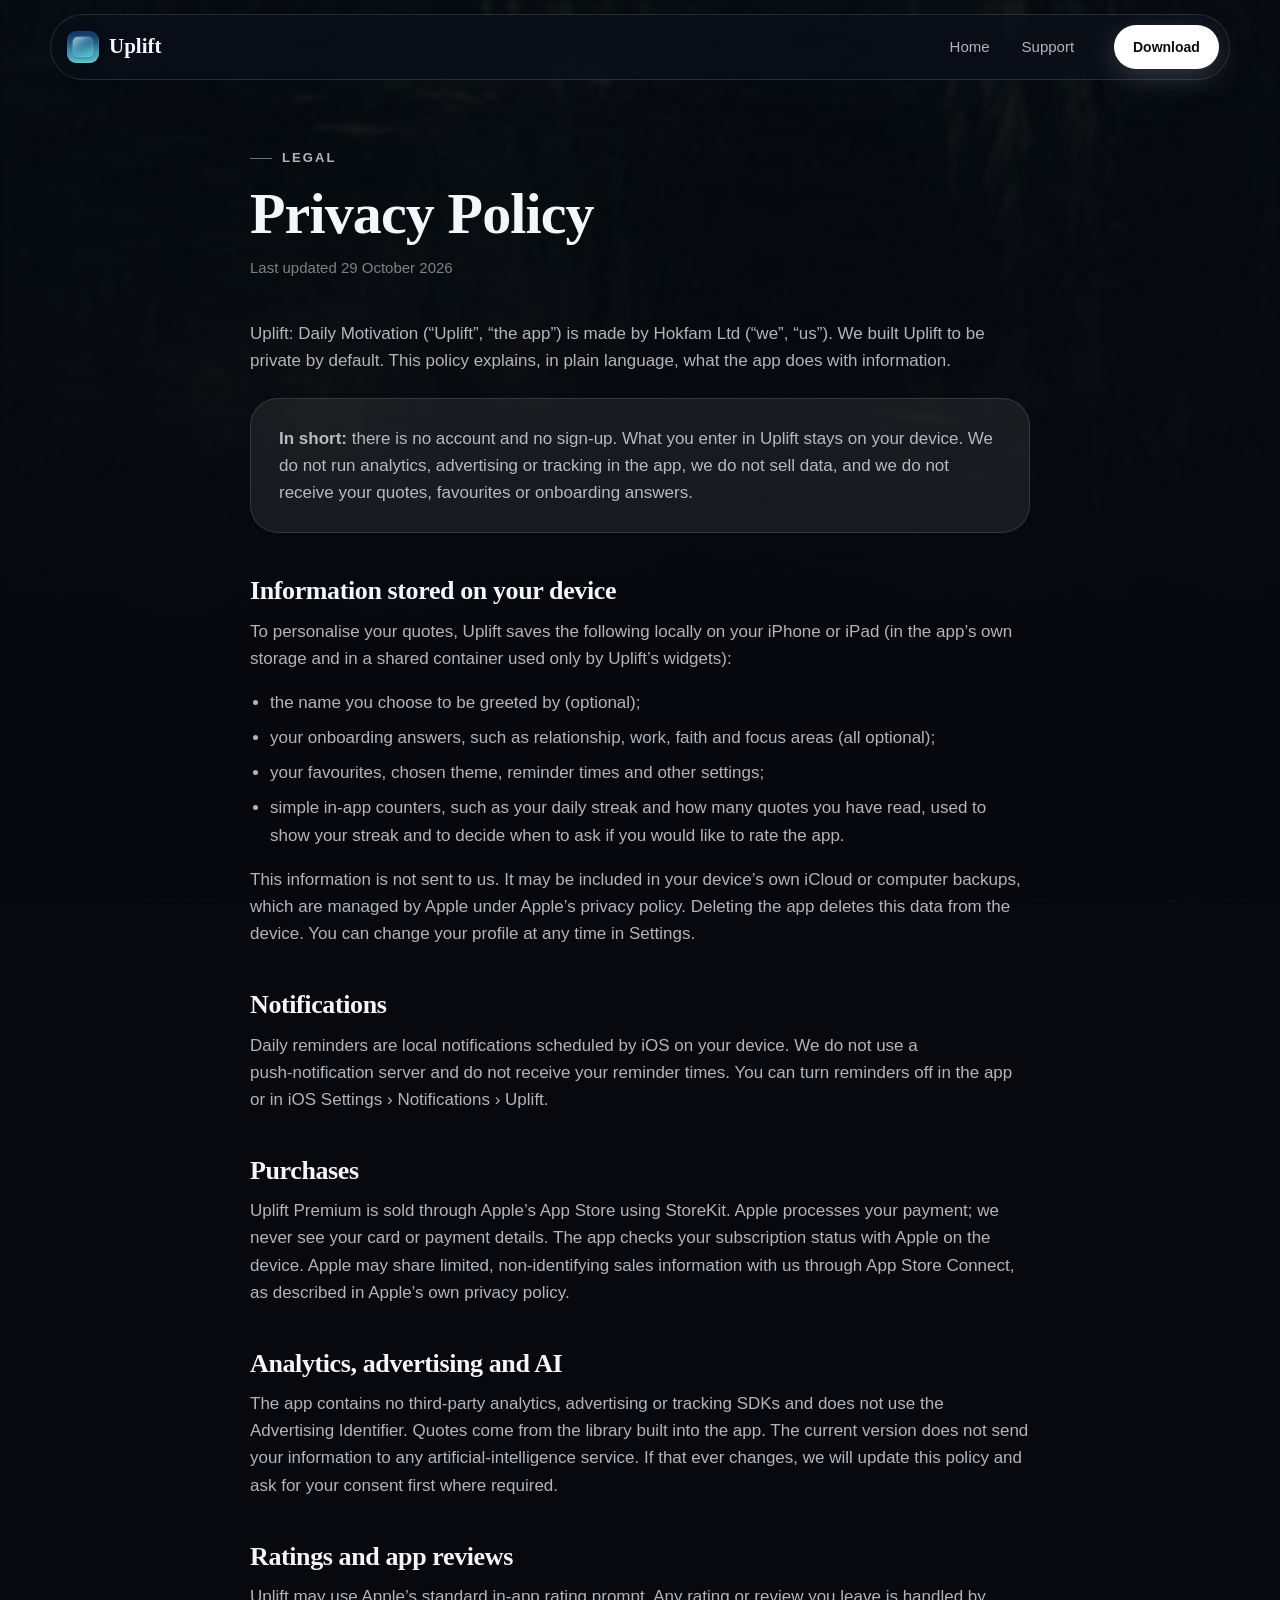
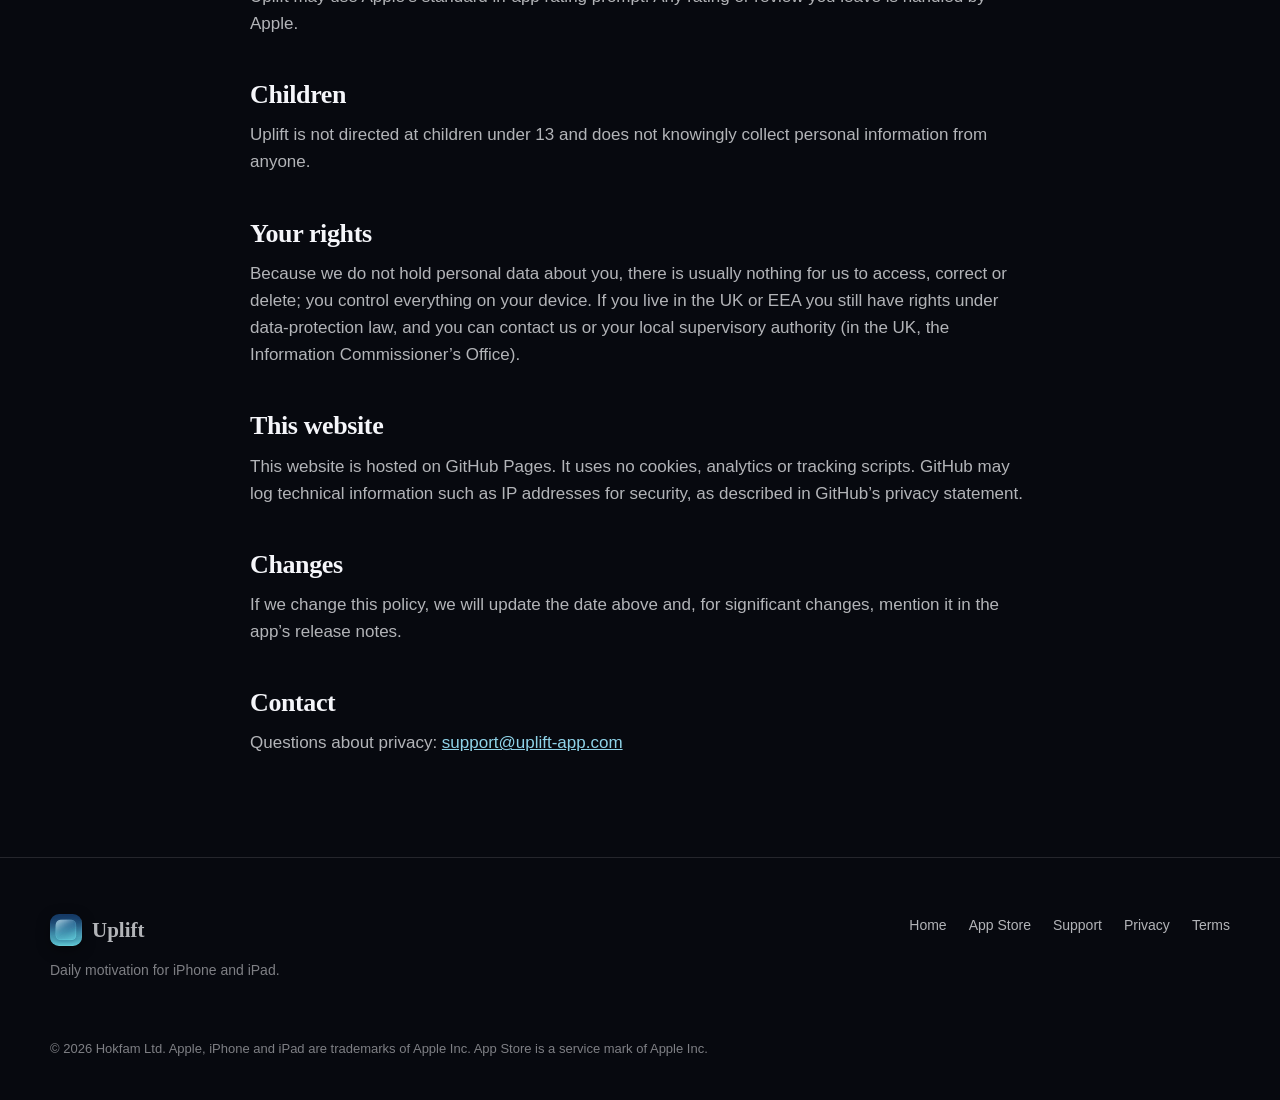
<file: privacy.html>
<!doctype html>
<html lang="en-GB">
<head>
<meta charset="utf-8">
<meta name="viewport" content="width=device-width, initial-scale=1, viewport-fit=cover">
<title>Privacy Policy — Uplift</title>
<meta name="description" content="How Uplift handles your information: data stays on your device, no account, no ads, no analytics.">
<meta name="theme-color" content="#07090f">
<meta name="color-scheme" content="dark">
<link rel="canonical" href="https://uplift-daily-motivation.github.io/uplift/privacy.html">
<meta property="og:type" content="website">
<meta property="og:title" content="Privacy Policy — Uplift">
<meta property="og:description" content="How Uplift handles your information: data stays on your device, no account, no ads, no analytics.">
<meta property="og:url" content="https://uplift-daily-motivation.github.io/uplift/privacy.html">
<meta property="og:image" content="https://uplift-daily-motivation.github.io/uplift/assets/og-image.jpg">
<meta name="twitter:card" content="summary_large_image">
<link rel="icon" href="favicon.ico" sizes="48x48">
<link rel="icon" type="image/png" sizes="32x32" href="assets/icons/favicon-32.png">
<link rel="apple-touch-icon" href="assets/icons/apple-touch-icon.png">
<link rel="manifest" href="site.webmanifest">
<link rel="stylesheet" href="css/style.css">
</head>
<body>
<a class="skip" href="#main">Skip to content</a>
<div class="doc-bg" aria-hidden="true"><img src="assets/img/bg/still-water-s.webp" alt="" width="360" height="640"></div>
<header class="nav doc-nav"><div class="nav-inner">
<a class="brand" href="./" aria-label="Uplift home"><img src="assets/icons/logo-128.webp" alt="" width="32" height="32">Uplift</a>
<ul class="nav-links" style="opacity:1;transform:none;pointer-events:auto;position:static;flex-direction:row;background:none;border:0;padding:0;-webkit-backdrop-filter:none;backdrop-filter:none"><li><a href="./">Home</a></li><li><a href="support.html">Support</a></li></ul>
<a class="btn btn-light btn-sm nav-cta" href="https://apps.apple.com/app/id6749272312" rel="noopener">Download</a>
</div></header>
<main id="main" class="doc"><div class="wrap">

<span class="eyebrow">Legal</span>
<h1>Privacy Policy</h1>
<p class="updated">Last updated 29 October 2026</p>
<p>Uplift: Daily Motivation (“Uplift”, “the app”) is made by Hokfam Ltd (“we”, “us”). We built Uplift to be private by default. This policy explains, in plain language, what the app does with information.</p>
<div class="card"><p><strong>In short:</strong> there is no account and no sign‑up. What you enter in Uplift stays on your device. We do not run analytics, advertising or tracking in the app, we do not sell data, and we do not receive your quotes, favourites or onboarding answers.</p></div>

<h2>Information stored on your device</h2>
<p>To personalise your quotes, Uplift saves the following locally on your iPhone or iPad (in the app’s own storage and in a shared container used only by Uplift’s widgets):</p>
<ul>
<li>the name you choose to be greeted by (optional);</li>
<li>your onboarding answers, such as relationship, work, faith and focus areas (all optional);</li>
<li>your favourites, chosen theme, reminder times and other settings;</li>
<li>simple in‑app counters, such as your daily streak and how many quotes you have read, used to show your streak and to decide when to ask if you would like to rate the app.</li>
</ul>
<p>This information is not sent to us. It may be included in your device’s own iCloud or computer backups, which are managed by Apple under Apple’s privacy policy. Deleting the app deletes this data from the device. You can change your profile at any time in Settings.</p>

<h2>Notifications</h2>
<p>Daily reminders are local notifications scheduled by iOS on your device. We do not use a push‑notification server and do not receive your reminder times. You can turn reminders off in the app or in iOS Settings › Notifications › Uplift.</p>

<h2>Purchases</h2>
<p>Uplift Premium is sold through Apple’s App Store using StoreKit. Apple processes your payment; we never see your card or payment details. The app checks your subscription status with Apple on the device. Apple may share limited, non‑identifying sales information with us through App Store Connect, as described in Apple’s own privacy policy.</p>

<h2>Analytics, advertising and AI</h2>
<p>The app contains no third‑party analytics, advertising or tracking SDKs and does not use the Advertising Identifier. Quotes come from the library built into the app. The current version does not send your information to any artificial‑intelligence service. If that ever changes, we will update this policy and ask for your consent first where required.</p>

<h2>Ratings and app reviews</h2>
<p>Uplift may use Apple’s standard in‑app rating prompt. Any rating or review you leave is handled by Apple.</p>

<h2>Children</h2>
<p>Uplift is not directed at children under 13 and does not knowingly collect personal information from anyone.</p>

<h2>Your rights</h2>
<p>Because we do not hold personal data about you, there is usually nothing for us to access, correct or delete; you control everything on your device. If you live in the UK or EEA you still have rights under data‑protection law, and you can contact us or your local supervisory authority (in the UK, the Information Commissioner’s Office).</p>

<h2>This website</h2>
<p>This website is hosted on GitHub Pages. It uses no cookies, analytics or tracking scripts. GitHub may log technical information such as IP addresses for security, as described in GitHub’s privacy statement.</p>

<h2>Changes</h2>
<p>If we change this policy, we will update the date above and, for significant changes, mention it in the app’s release notes.</p>

<h2>Contact</h2>
<p>Questions about privacy: <a href="mailto:support@uplift-app.com">support@uplift-app.com</a></p>
</div></main>
<footer><div class="wrap foot">
<div><a class="brand" href="./"><img src="assets/icons/logo-128.webp" alt="" width="32" height="32" loading="lazy">Uplift</a><p style="margin-top:12px">Daily motivation for iPhone and iPad.</p></div>
<nav aria-label="Footer"><ul><li><a href="./">Home</a></li><li><a href="https://apps.apple.com/app/id6749272312" rel="noopener">App Store</a></li><li><a href="support.html">Support</a></li><li><a href="privacy.html">Privacy</a></li><li><a href="terms.html">Terms</a></li></ul></nav>
<p class="legal">© 2026 Hokfam Ltd. Apple, iPhone and iPad are trademarks of Apple Inc. App Store is a service mark of Apple Inc.</p>
</div></footer>
</body>
</html>
</file>
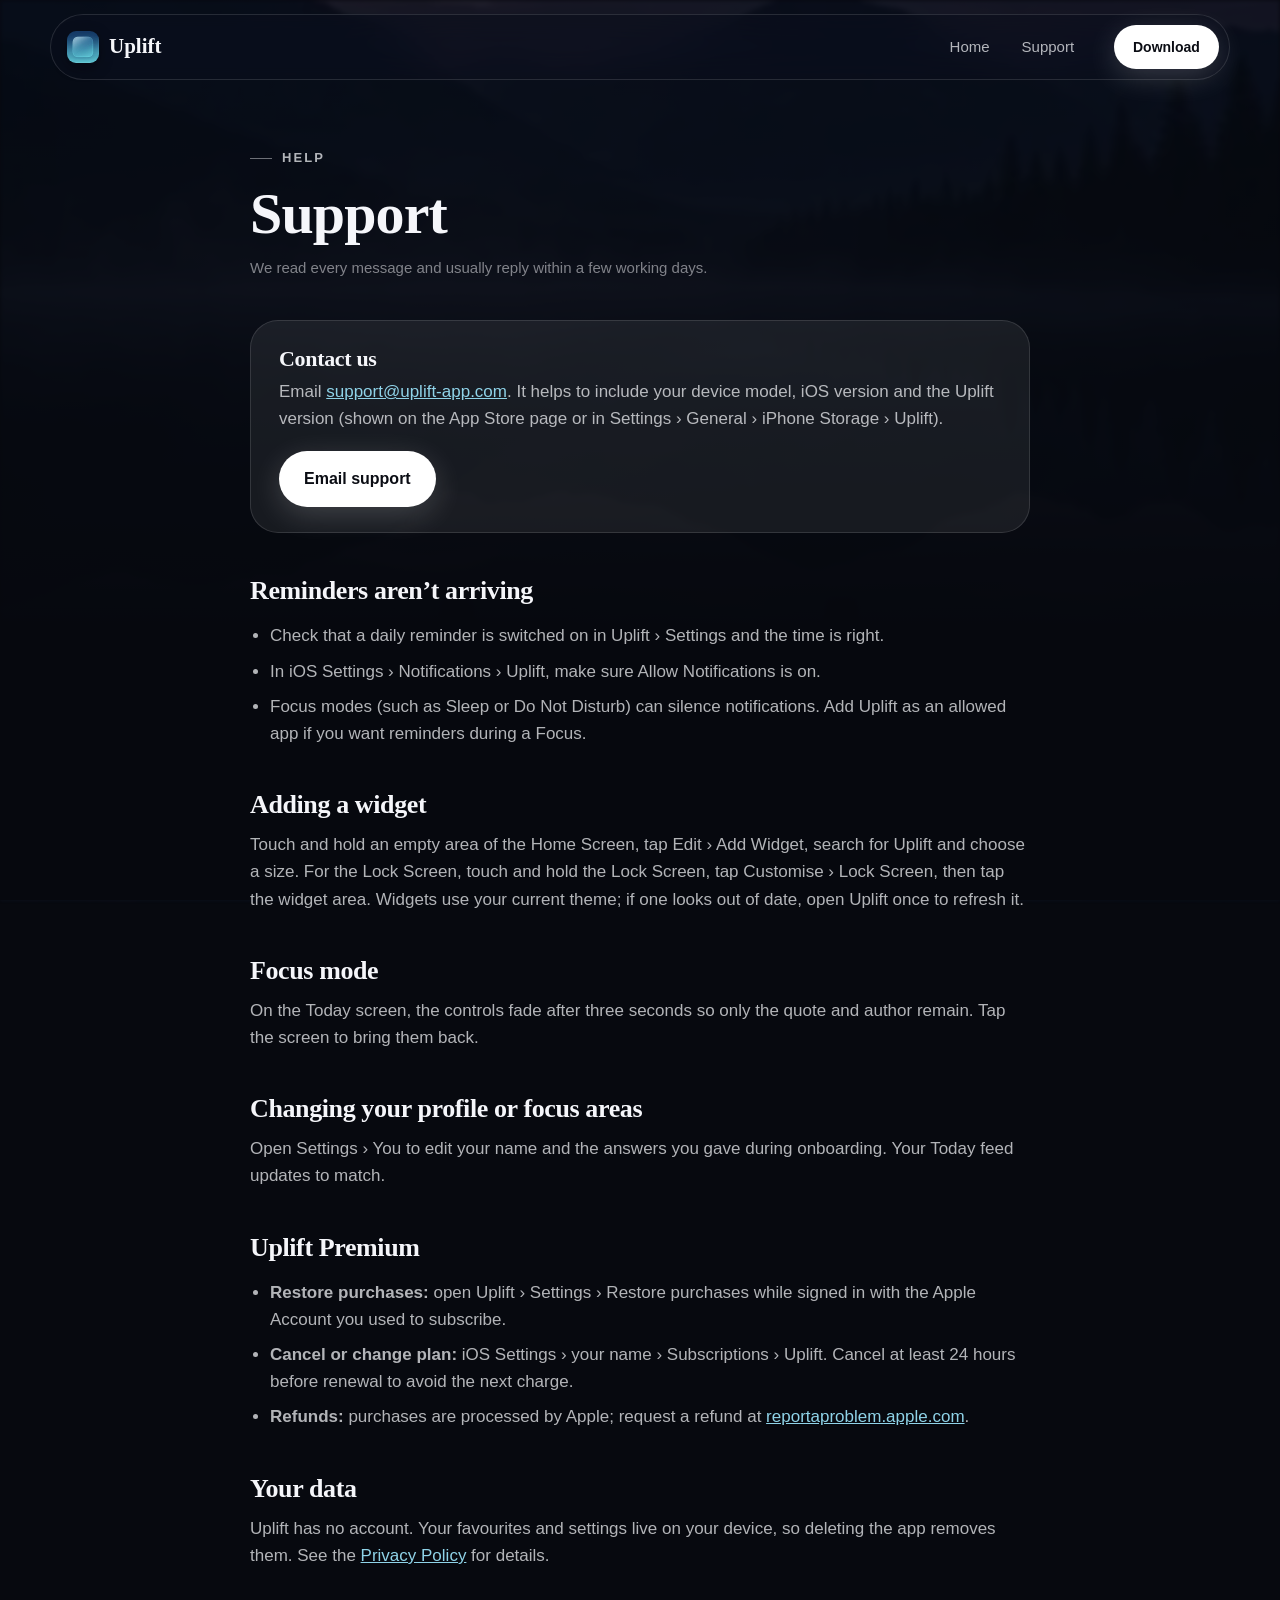
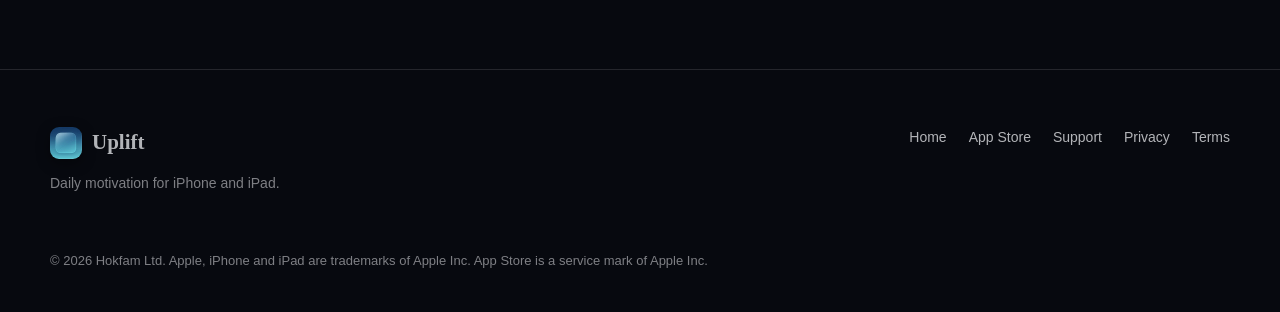
<file: support.html>
<!doctype html>
<html lang="en-GB">
<head>
<meta charset="utf-8">
<meta name="viewport" content="width=device-width, initial-scale=1, viewport-fit=cover">
<title>Support — Uplift</title>
<meta name="description" content="Get help with Uplift: reminders, widgets, themes, Premium, restoring purchases and contacting support.">
<meta name="theme-color" content="#07090f">
<meta name="color-scheme" content="dark">
<link rel="canonical" href="https://uplift-daily-motivation.github.io/uplift/support.html">
<meta property="og:type" content="website">
<meta property="og:title" content="Support — Uplift">
<meta property="og:description" content="Get help with Uplift: reminders, widgets, themes, Premium, restoring purchases and contacting support.">
<meta property="og:url" content="https://uplift-daily-motivation.github.io/uplift/support.html">
<meta property="og:image" content="https://uplift-daily-motivation.github.io/uplift/assets/og-image.jpg">
<meta name="twitter:card" content="summary_large_image">
<link rel="icon" href="favicon.ico" sizes="48x48">
<link rel="icon" type="image/png" sizes="32x32" href="assets/icons/favicon-32.png">
<link rel="apple-touch-icon" href="assets/icons/apple-touch-icon.png">
<link rel="manifest" href="site.webmanifest">
<link rel="stylesheet" href="css/style.css">
</head>
<body>
<a class="skip" href="#main">Skip to content</a>
<div class="doc-bg" aria-hidden="true"><img src="assets/img/bg/quiet-harbour-s.webp" alt="" width="360" height="640"></div>
<header class="nav doc-nav"><div class="nav-inner">
<a class="brand" href="./" aria-label="Uplift home"><img src="assets/icons/logo-128.webp" alt="" width="32" height="32">Uplift</a>
<ul class="nav-links" style="opacity:1;transform:none;pointer-events:auto;position:static;flex-direction:row;background:none;border:0;padding:0;-webkit-backdrop-filter:none;backdrop-filter:none"><li><a href="./">Home</a></li><li><a href="support.html">Support</a></li></ul>
<a class="btn btn-light btn-sm nav-cta" href="https://apps.apple.com/app/id6749272312" rel="noopener">Download</a>
</div></header>
<main id="main" class="doc"><div class="wrap">

<span class="eyebrow">Help</span>
<h1>Support</h1>
<p class="updated">We read every message and usually reply within a few working days.</p>
<div class="card">
<h2 style="margin:0 0 8px;font-size:22px">Contact us</h2>
<p>Email <a href="mailto:support@uplift-app.com?subject=Uplift%20support">support@uplift-app.com</a>. It helps to include your device model, iOS version and the Uplift version (shown on the App Store page or in Settings › General › iPhone Storage › Uplift).</p>
<p style="margin-top:18px"><a class="btn btn-light" href="mailto:support@uplift-app.com?subject=Uplift%20support" style="color:#0b0d14">Email support</a></p>
</div>

<h2>Reminders aren’t arriving</h2>
<ul>
<li>Check that a daily reminder is switched on in Uplift › Settings and the time is right.</li>
<li>In iOS Settings › Notifications › Uplift, make sure Allow Notifications is on.</li>
<li>Focus modes (such as Sleep or Do Not Disturb) can silence notifications. Add Uplift as an allowed app if you want reminders during a Focus.</li>
</ul>

<h2>Adding a widget</h2>
<p>Touch and hold an empty area of the Home Screen, tap Edit › Add Widget, search for Uplift and choose a size. For the Lock Screen, touch and hold the Lock Screen, tap Customise › Lock Screen, then tap the widget area. Widgets use your current theme; if one looks out of date, open Uplift once to refresh it.</p>

<h2>Focus mode</h2>
<p>On the Today screen, the controls fade after three seconds so only the quote and author remain. Tap the screen to bring them back.</p>

<h2>Changing your profile or focus areas</h2>
<p>Open Settings › You to edit your name and the answers you gave during onboarding. Your Today feed updates to match.</p>

<h2>Uplift Premium</h2>
<ul>
<li><strong>Restore purchases:</strong> open Uplift › Settings › Restore purchases while signed in with the Apple Account you used to subscribe.</li>
<li><strong>Cancel or change plan:</strong> iOS Settings › your name › Subscriptions › Uplift. Cancel at least 24 hours before renewal to avoid the next charge.</li>
<li><strong>Refunds:</strong> purchases are processed by Apple; request a refund at <a href="https://reportaproblem.apple.com" rel="noopener">reportaproblem.apple.com</a>.</li>
</ul>

<h2>Your data</h2>
<p>Uplift has no account. Your favourites and settings live on your device, so deleting the app removes them. See the <a href="privacy.html">Privacy Policy</a> for details.</p>
</div></main>
<footer><div class="wrap foot">
<div><a class="brand" href="./"><img src="assets/icons/logo-128.webp" alt="" width="32" height="32" loading="lazy">Uplift</a><p style="margin-top:12px">Daily motivation for iPhone and iPad.</p></div>
<nav aria-label="Footer"><ul><li><a href="./">Home</a></li><li><a href="https://apps.apple.com/app/id6749272312" rel="noopener">App Store</a></li><li><a href="support.html">Support</a></li><li><a href="privacy.html">Privacy</a></li><li><a href="terms.html">Terms</a></li></ul></nav>
<p class="legal">© 2026 Hokfam Ltd. Apple, iPhone and iPad are trademarks of Apple Inc. App Store is a service mark of Apple Inc.</p>
</div></footer>
</body>
</html>
</file>
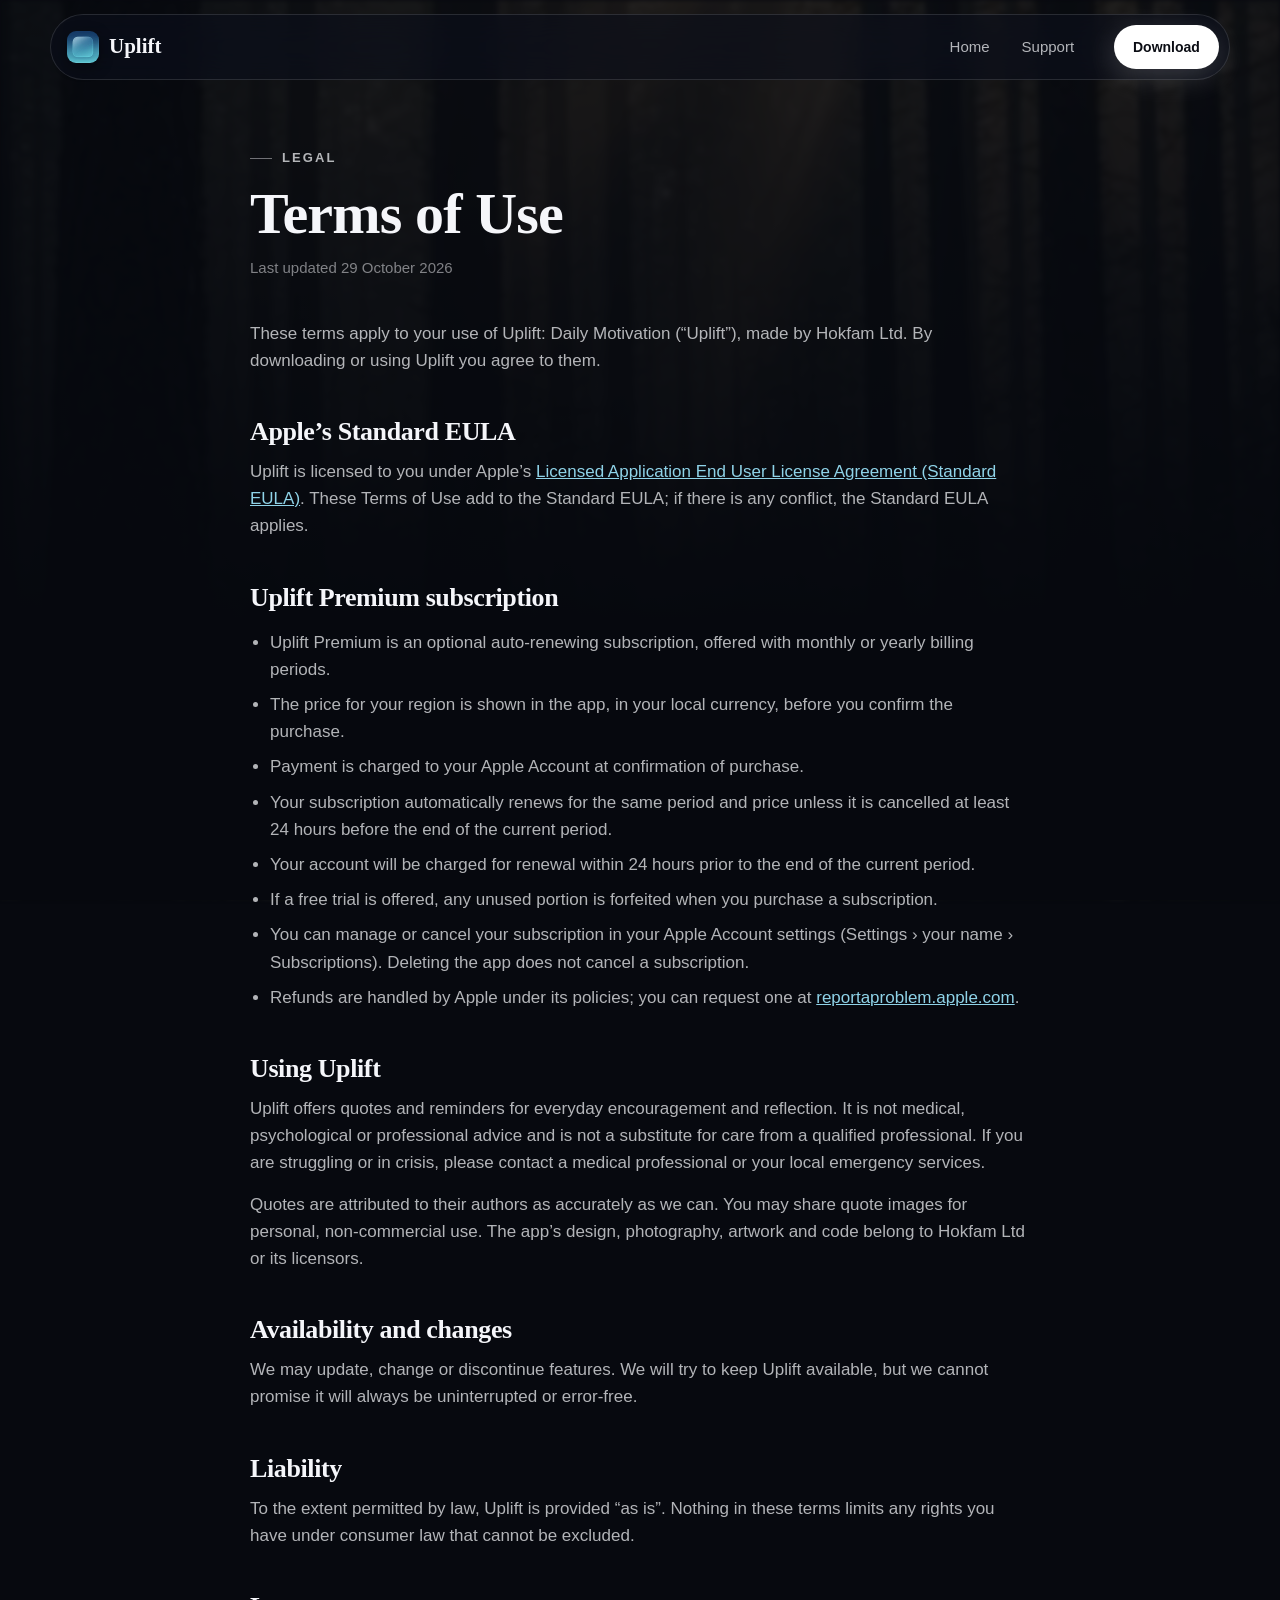
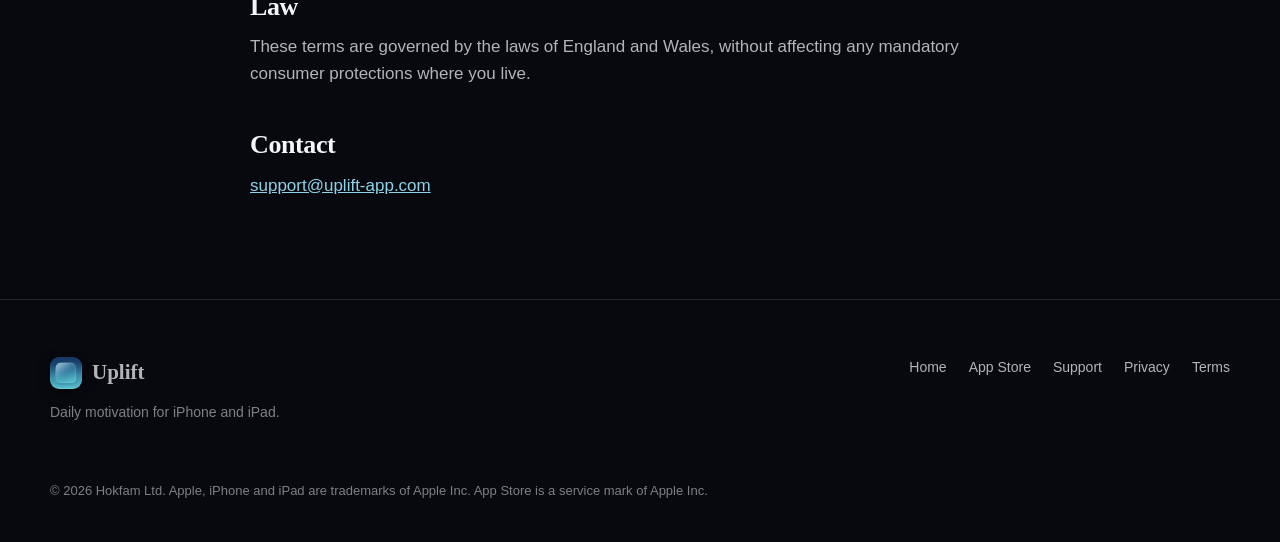
<file: terms.html>
<!doctype html>
<html lang="en-GB">
<head>
<meta charset="utf-8">
<meta name="viewport" content="width=device-width, initial-scale=1, viewport-fit=cover">
<title>Terms of Use — Uplift</title>
<meta name="description" content="Terms of Use for Uplift, including the Apple standard EULA and Uplift Premium auto-renewing subscription terms.">
<meta name="theme-color" content="#07090f">
<meta name="color-scheme" content="dark">
<link rel="canonical" href="https://uplift-daily-motivation.github.io/uplift/terms.html">
<meta property="og:type" content="website">
<meta property="og:title" content="Terms of Use — Uplift">
<meta property="og:description" content="Terms of Use for Uplift, including the Apple standard EULA and Uplift Premium auto-renewing subscription terms.">
<meta property="og:url" content="https://uplift-daily-motivation.github.io/uplift/terms.html">
<meta property="og:image" content="https://uplift-daily-motivation.github.io/uplift/assets/og-image.jpg">
<meta name="twitter:card" content="summary_large_image">
<link rel="icon" href="favicon.ico" sizes="48x48">
<link rel="icon" type="image/png" sizes="32x32" href="assets/icons/favicon-32.png">
<link rel="apple-touch-icon" href="assets/icons/apple-touch-icon.png">
<link rel="manifest" href="site.webmanifest">
<link rel="stylesheet" href="css/style.css">
</head>
<body>
<a class="skip" href="#main">Skip to content</a>
<div class="doc-bg" aria-hidden="true"><img src="assets/img/bg/cathedral-pines-s.webp" alt="" width="360" height="640"></div>
<header class="nav doc-nav"><div class="nav-inner">
<a class="brand" href="./" aria-label="Uplift home"><img src="assets/icons/logo-128.webp" alt="" width="32" height="32">Uplift</a>
<ul class="nav-links" style="opacity:1;transform:none;pointer-events:auto;position:static;flex-direction:row;background:none;border:0;padding:0;-webkit-backdrop-filter:none;backdrop-filter:none"><li><a href="./">Home</a></li><li><a href="support.html">Support</a></li></ul>
<a class="btn btn-light btn-sm nav-cta" href="https://apps.apple.com/app/id6749272312" rel="noopener">Download</a>
</div></header>
<main id="main" class="doc"><div class="wrap">

<span class="eyebrow">Legal</span>
<h1>Terms of Use</h1>
<p class="updated">Last updated 29 October 2026</p>
<p>These terms apply to your use of Uplift: Daily Motivation (“Uplift”), made by Hokfam Ltd. By downloading or using Uplift you agree to them.</p>

<h2>Apple’s Standard EULA</h2>
<p>Uplift is licensed to you under Apple’s <a href="https://www.apple.com/legal/internet-services/itunes/dev/stdeula/" rel="noopener">Licensed Application End User License Agreement (Standard EULA)</a>. These Terms of Use add to the Standard EULA; if there is any conflict, the Standard EULA applies.</p>

<h2>Uplift Premium subscription</h2>
<ul>
<li>Uplift Premium is an optional auto‑renewing subscription, offered with monthly or yearly billing periods.</li>
<li>The price for your region is shown in the app, in your local currency, before you confirm the purchase.</li>
<li>Payment is charged to your Apple Account at confirmation of purchase.</li>
<li>Your subscription automatically renews for the same period and price unless it is cancelled at least 24 hours before the end of the current period.</li>
<li>Your account will be charged for renewal within 24 hours prior to the end of the current period.</li>
<li>If a free trial is offered, any unused portion is forfeited when you purchase a subscription.</li>
<li>You can manage or cancel your subscription in your Apple Account settings (Settings › your name › Subscriptions). Deleting the app does not cancel a subscription.</li>
<li>Refunds are handled by Apple under its policies; you can request one at <a href="https://reportaproblem.apple.com" rel="noopener">reportaproblem.apple.com</a>.</li>
</ul>

<h2>Using Uplift</h2>
<p>Uplift offers quotes and reminders for everyday encouragement and reflection. It is not medical, psychological or professional advice and is not a substitute for care from a qualified professional. If you are struggling or in crisis, please contact a medical professional or your local emergency services.</p>
<p>Quotes are attributed to their authors as accurately as we can. You may share quote images for personal, non‑commercial use. The app’s design, photography, artwork and code belong to Hokfam Ltd or its licensors.</p>

<h2>Availability and changes</h2>
<p>We may update, change or discontinue features. We will try to keep Uplift available, but we cannot promise it will always be uninterrupted or error‑free.</p>

<h2>Liability</h2>
<p>To the extent permitted by law, Uplift is provided “as is”. Nothing in these terms limits any rights you have under consumer law that cannot be excluded.</p>

<h2>Law</h2>
<p>These terms are governed by the laws of England and Wales, without affecting any mandatory consumer protections where you live.</p>

<h2>Contact</h2>
<p><a href="mailto:support@uplift-app.com">support@uplift-app.com</a></p>
</div></main>
<footer><div class="wrap foot">
<div><a class="brand" href="./"><img src="assets/icons/logo-128.webp" alt="" width="32" height="32" loading="lazy">Uplift</a><p style="margin-top:12px">Daily motivation for iPhone and iPad.</p></div>
<nav aria-label="Footer"><ul><li><a href="./">Home</a></li><li><a href="https://apps.apple.com/app/id6749272312" rel="noopener">App Store</a></li><li><a href="support.html">Support</a></li><li><a href="privacy.html">Privacy</a></li><li><a href="terms.html">Terms</a></li></ul></nav>
<p class="legal">© 2026 Hokfam Ltd. Apple, iPhone and iPad are trademarks of Apple Inc. App Store is a service mark of Apple Inc.</p>
</div></footer>
</body>
</html>
</file>
<file: css/style.css>
/* Uplift — marketing site. No build step. Animations use transform/opacity only. */
:root{
  --bg:#07090f; --bg2:#0c1020; --ink:#f5f6fa; --ink2:rgba(245,246,250,.72); --ink3:rgba(245,246,250,.5);
  --line:rgba(255,255,255,.12); --glass:rgba(255,255,255,.07); --glass2:rgba(255,255,255,.12);
  --accent:#8fd3e8; --accent2:#f3c58b; --rose:#f1a7b8;
  --serif:"New York","Iowan Old Style","Palatino Linotype",Palatino,ui-serif,Georgia,"Times New Roman",serif;
  --sans:-apple-system,BlinkMacSystemFont,"SF Pro Text","Segoe UI",Roboto,"Helvetica Neue",Arial,sans-serif;
  --r:28px; --ease:cubic-bezier(.22,1,.36,1); --max:1180px;
}
*,*::before,*::after{box-sizing:border-box}
html{-webkit-text-size-adjust:100%;scroll-behavior:smooth}
body{margin:0;background:var(--bg);color:var(--ink);font:400 17px/1.6 var(--sans);-webkit-font-smoothing:antialiased;overflow-x:hidden}
img{max-width:100%;display:block}
a{color:inherit}
button{font:inherit;color:inherit}
:focus-visible{outline:2px solid var(--accent);outline-offset:3px;border-radius:8px}
.skip{position:absolute;left:16px;top:-60px;z-index:100;background:#fff;color:#000;padding:10px 16px;border-radius:12px;text-decoration:none;font-weight:600}
.skip:focus{top:12px}
.sr-only{position:absolute;width:1px;height:1px;padding:0;margin:-1px;overflow:hidden;clip:rect(0,0,0,0);white-space:nowrap;border:0}
.wrap{width:min(var(--max),100% - 48px);margin-inline:auto}
.serif{font-family:var(--serif)}
.eyebrow{display:inline-flex;align-items:center;gap:10px;font-size:13px;letter-spacing:.16em;text-transform:uppercase;color:var(--ink2);font-weight:600}
.eyebrow::before{content:"";width:22px;height:1px;background:currentColor;opacity:.6}
h1,h2,h3{font-family:var(--serif);font-weight:600;letter-spacing:-.015em;line-height:1.08;margin:0}
h2{font-size:clamp(34px,5vw,60px)}
h3{font-size:22px;line-height:1.25}
p{margin:0}
.lead{font-size:clamp(17px,1.6vw,20px);color:var(--ink2);max-width:36em}
.section{position:relative;padding:clamp(90px,12vw,160px) 0}
.section-head{max-width:720px;margin-bottom:clamp(40px,6vw,72px)}
.section-head h2{margin:14px 0 18px}
.center{text-align:center;margin-inline:auto}
.center .lead{margin-inline:auto}

/* progress bar */
.progress{position:fixed;inset:0 0 auto 0;height:2px;z-index:60;background:linear-gradient(90deg,var(--accent),var(--rose),var(--accent2));transform-origin:0 50%;transform:scaleX(0)}

/* nav */
.nav{position:fixed;inset:14px 0 auto 0;z-index:50;pointer-events:none}
.nav-inner{pointer-events:auto;width:min(var(--max),100% - 28px);margin-inline:auto;display:flex;align-items:center;gap:20px;padding:10px 10px 10px 16px;border-radius:999px;transition:background .5s var(--ease),box-shadow .5s var(--ease),border-color .5s;border:1px solid transparent}
.nav.scrolled .nav-inner{background:rgba(12,15,26,.62);-webkit-backdrop-filter:saturate(160%) blur(20px);backdrop-filter:saturate(160%) blur(20px);border-color:var(--line);box-shadow:0 10px 40px rgba(0,0,0,.35)}
.brand{display:flex;align-items:center;gap:10px;text-decoration:none;font-family:var(--serif);font-size:21px;font-weight:600}
.brand img{width:32px;height:32px;border-radius:9px;box-shadow:0 4px 14px rgba(0,0,0,.4)}
.nav-links{display:flex;gap:4px;margin-left:auto;list-style:none;padding:0;margin-block:0}
.nav-links a{display:block;padding:8px 14px;border-radius:999px;text-decoration:none;font-size:15px;color:var(--ink2);transition:color .3s,background .3s}
.nav-links a:hover{color:var(--ink);background:var(--glass)}
.nav-cta{margin-left:6px}
.menu-btn{display:none;margin-left:auto;width:44px;height:44px;border-radius:50%;border:1px solid var(--line);background:var(--glass);cursor:pointer;flex-direction:column;align-items:center;justify-content:center;padding:0}
.menu-btn span{display:block;width:18px;height:1.5px;background:#fff;transition:transform .4s var(--ease)}
.menu-btn span+span{margin-top:5px}
.menu-btn[aria-expanded="true"] span:first-child{transform:translateY(3.25px) rotate(45deg)}
.menu-btn[aria-expanded="true"] span:last-child{transform:translateY(-3.25px) rotate(-45deg)}

/* buttons */
.btn{--mx:0px;--my:0px;display:inline-flex;align-items:center;gap:10px;padding:14px 24px;border-radius:999px;text-decoration:none;font-weight:600;font-size:16px;border:1px solid transparent;cursor:pointer;transform:translate3d(var(--mx),var(--my),0);transition:transform .35s var(--ease),box-shadow .35s var(--ease),background .3s;will-change:transform}
.btn-light{background:#fff;color:#0b0d14;box-shadow:0 8px 30px rgba(255,255,255,.18)}
.btn-light:hover{box-shadow:0 12px 44px rgba(255,255,255,.32)}
.btn-ghost{background:var(--glass);border-color:var(--line);color:#fff;-webkit-backdrop-filter:blur(12px);backdrop-filter:blur(12px)}
.btn-ghost:hover{background:var(--glass2)}
.btn-sm{padding:10px 18px;font-size:14px}
.appstore{display:inline-flex;align-items:center;gap:12px;padding:11px 22px 11px 18px;border-radius:16px;background:#000;color:#fff;border:1px solid rgba(255,255,255,.35);text-decoration:none;line-height:1.1}
.appstore svg{width:26px;height:26px;flex:none}
.appstore small{display:block;font-size:11px;letter-spacing:.02em;opacity:.85}
.appstore strong{display:block;font-size:20px;font-weight:600;letter-spacing:-.01em}
.btn .inner{display:inline-flex;align-items:center;gap:inherit;transform:translate3d(calc(var(--mx) * .35),calc(var(--my) * .35),0);transition:transform .35s var(--ease)}

/* hero */
.hero{position:relative;min-height:100svh;display:flex;align-items:center;overflow:hidden;isolation:isolate;padding:120px 0 80px}
.hero-bg{position:absolute;inset:-4%;z-index:-3}
.hero-bg img{position:absolute;inset:0;width:100%;height:100%;object-fit:cover;object-position:50% 55%;opacity:0;transform:scale(1.12);transition:opacity 2.2s ease,transform 9s linear;will-change:opacity,transform}
.hero-bg img.on{opacity:1;transform:scale(1.0)}
.hero::before{content:"";position:absolute;inset:0;z-index:-2;background:
  radial-gradient(120% 80% at 20% 50%,rgba(5,7,14,.78),rgba(5,7,14,.2) 60%,transparent),
  linear-gradient(180deg,rgba(5,7,14,.55),rgba(5,7,14,.1) 35%,rgba(5,7,14,.35) 70%,var(--bg))}
.particles{position:absolute;inset:0;z-index:-1;pointer-events:none;overflow:hidden}
.particles i{position:absolute;bottom:-10px;width:var(--s,3px);height:var(--s,3px);border-radius:50%;background:#fff;opacity:0;box-shadow:0 0 10px 2px rgba(255,255,255,.5);animation:rise var(--d,14s) linear var(--delay,0s) infinite;will-change:transform,opacity}
@keyframes rise{0%{transform:translate3d(0,0,0);opacity:0}10%{opacity:var(--o,.7)}90%{opacity:var(--o,.7)}100%{transform:translate3d(var(--x,20px),-105vh,0);opacity:0}}
.light{position:absolute;z-index:-1;width:60vmax;height:60vmax;border-radius:50%;background:radial-gradient(closest-side,rgba(255,220,180,.16),transparent);top:-20vmax;right:-15vmax;animation:drift 18s ease-in-out infinite alternate;pointer-events:none}
@keyframes drift{to{transform:translate3d(-8vmax,10vmax,0) scale(1.15)}}
.hero-grid{display:grid;grid-template-columns:1.15fr .85fr;gap:clamp(30px,5vw,80px);align-items:center}
.hero h1{font-family:var(--sans);font-size:15px;font-weight:600;letter-spacing:.16em;text-transform:uppercase;color:var(--ink2);display:flex;align-items:center;gap:12px}
.hero h1 img{width:40px;height:40px;border-radius:11px}
.hero-quote{margin:0;min-height:calc(clamp(38px,5.6vw,76px) * 3.4 + 70px)}
.typed{margin:26px 0 14px;font-family:var(--serif);font-size:clamp(38px,5.6vw,76px);line-height:1.08;letter-spacing:-.02em;font-weight:500;text-wrap:balance}
.typed .caret{display:inline-block;width:3px;height:.85em;margin-left:4px;vertical-align:-.08em;background:var(--accent2);animation:blink 1s steps(1) infinite}
@keyframes blink{50%{opacity:0}}
.typed-author{font-family:var(--serif);font-style:italic;font-size:20px;color:var(--ink2);opacity:0;transform:translateY(8px);transition:opacity .8s var(--ease),transform .8s var(--ease);min-height:1.6em}
.typed-author.show{opacity:1;transform:none}
.hero .lead{margin:8px 0 34px}
.cta-row{display:flex;flex-wrap:wrap;gap:14px;align-items:center}
.hero-note{margin-top:18px;font-size:14px;color:var(--ink3)}
.scroll-cue{position:absolute;left:50%;bottom:26px;transform:translateX(-50%);width:26px;height:42px;border:1.5px solid rgba(255,255,255,.4);border-radius:14px}
.scroll-cue::after{content:"";position:absolute;left:50%;top:8px;width:4px;height:8px;margin-left:-2px;border-radius:2px;background:#fff;animation:cue 2s var(--ease) infinite}
@keyframes cue{0%{transform:translateY(0);opacity:1}80%{transform:translateY(14px);opacity:0}100%{opacity:0}}

/* phone mockup */
.phone{--w:300px;position:relative;width:var(--w);aspect-ratio:414/900;border-radius:calc(var(--w)*.15);padding:calc(var(--w)*.032);background:linear-gradient(145deg,#3a3d47,#15161b 40%,#2b2d35);box-shadow:0 0 0 1px rgba(255,255,255,.08) inset,0 50px 100px -20px rgba(0,0,0,.7),0 30px 60px -30px rgba(0,0,0,.8);transform-style:preserve-3d;will-change:transform}
.phone::after{content:"";position:absolute;inset:calc(var(--w)*.032);border-radius:calc(var(--w)*.12);pointer-events:none;background:linear-gradient(115deg,rgba(255,255,255,.18),transparent 30%,transparent 70%,rgba(255,255,255,.06));mix-blend-mode:screen}
.phone .screen{position:relative;width:100%;height:100%;border-radius:calc(var(--w)*.12);overflow:hidden;background:#000}
.phone .screen img{position:absolute;inset:0;width:100%;height:100%;object-fit:cover}
.phone .island{position:absolute;z-index:3;top:calc(var(--w)*.055);left:50%;width:30%;height:calc(var(--w)*.085);transform:translateX(-50%);background:#000;border-radius:99px}
.hero-phone-wrap{display:grid;place-items:center;perspective:1400px}
.hero-phone{--w:min(330px,70vw);transform:rotateY(-14deg) rotateX(6deg) rotateZ(1deg);transition:transform .9s var(--ease)}
.float{animation:float 7s ease-in-out infinite}
@keyframes float{50%{transform:translate3d(0,-14px,0)}}
.hero-phone-glow{position:absolute;width:120%;height:60%;bottom:-10%;left:-10%;background:radial-gradient(closest-side,rgba(143,211,232,.25),transparent);filter:blur(10px);z-index:-1}

/* reveals */
.reveal{opacity:0;transform:translate3d(0,34px,0);transition:opacity 1s var(--ease),transform 1.1s var(--ease);transition-delay:calc(var(--i,0) * 90ms)}
.reveal.in{opacity:1;transform:none}
.reveal-scale{opacity:0;transform:scale(.94);transition:opacity 1.1s var(--ease),transform 1.2s var(--ease);transition-delay:calc(var(--i,0) * 90ms)}
.reveal-scale.in{opacity:1;transform:none}

/* statement */
.statement{padding:clamp(100px,14vw,200px) 0}
.statement p{font-family:var(--serif);font-size:clamp(30px,4.4vw,58px);line-height:1.2;letter-spacing:-.015em;max-width:20em;margin-inline:auto;text-align:center}
.statement .w{opacity:.38;transition:opacity .5s ease}
.statement .w.lit{opacity:1}

/* showcase (sticky parallax) */
.showcase{position:relative}
.showcase-grid{display:grid;grid-template-columns:1fr 1fr;gap:60px}
.steps{padding:10vh 0 30vh}
.step{min-height:78vh;display:flex;flex-direction:column;justify-content:center;opacity:.66;transition:opacity .6s var(--ease)}
.step.active{opacity:1}
.step .num{font-size:13px;letter-spacing:.2em;color:var(--accent);font-weight:700;margin-bottom:14px}
.step h3{font-size:clamp(28px,3.4vw,44px);margin-bottom:16px}
.step p{color:var(--ink2);font-size:18px;max-width:28em}
.step .m-shot{display:none}
.stage{position:sticky;top:0;align-self:start;height:100vh;display:grid;place-items:center;perspective:1600px}
.stage .phone{--w:min(320px,30vw)}
.stage .screen img{opacity:0;transform:scale(1.04);transition:opacity .7s var(--ease),transform .9s var(--ease)}
.stage .screen img.on{opacity:1;transform:none}
.stage-ring{position:absolute;width:min(560px,46vw);aspect-ratio:1;border-radius:50%;border:1px solid var(--line);will-change:transform}
.stage-ring.r2{width:min(760px,62vw);opacity:.5}
.stage-orb{position:absolute;width:min(440px,40vw);aspect-ratio:1;border-radius:50%;background:radial-gradient(closest-side,rgba(143,211,232,.22),transparent);will-change:transform}

/* onboarding fan */
.fan{position:relative;height:clamp(460px,52vw,640px);display:grid;place-items:center}
.fan .phone{--w:clamp(170px,19vw,250px);position:absolute;transition:transform 1.4s var(--ease),opacity 1s var(--ease);opacity:0}
.fan.in .phone{opacity:1}
.fan .phone:nth-child(1){transform:translate3d(0,40px,0) rotate(0)}
.fan .phone:nth-child(2){transform:translate3d(0,40px,0) rotate(0)}
.fan .phone:nth-child(3){transform:translate3d(0,40px,0) rotate(0)}
.fan .phone:nth-child(4){transform:translate3d(0,40px,0) rotate(0)}
.fan.in .phone:nth-child(1){transform:translate3d(-150%,40px,0) rotate(-12deg);transition-delay:.05s}
.fan.in .phone:nth-child(2){transform:translate3d(-52%,0,0) rotate(-4deg);transition-delay:.15s}
.fan.in .phone:nth-child(3){transform:translate3d(52%,0,0) rotate(4deg);transition-delay:.25s}
.fan.in .phone:nth-child(4){transform:translate3d(150%,40px,0) rotate(12deg);transition-delay:.35s}
.fan .phone:hover{z-index:2}
.chips{display:flex;flex-wrap:wrap;gap:10px;justify-content:center;margin-top:30px}
.chip{padding:9px 16px;border-radius:999px;background:var(--glass);border:1px solid var(--line);font-size:15px;color:var(--ink2)}

/* focus demo */
.focus-grid{display:grid;grid-template-columns:1fr auto;gap:clamp(40px,7vw,110px);align-items:center}
.focus-phone{cursor:pointer;border:0;background:none;padding:0;display:block;border-radius:50px;-webkit-tap-highlight-color:transparent}
.focus-phone .phone{--w:min(330px,78vw)}
.focus-phone .controls{opacity:1;transition:opacity 1.2s var(--ease)}
.focus-phone.focused .controls{opacity:0}
.focus-status{display:flex;align-items:center;gap:14px;margin-top:34px;padding:16px 20px;border-radius:20px;background:var(--glass);border:1px solid var(--line);max-width:420px}
.ring{width:38px;height:38px;flex:none;transform:rotate(-90deg)}
.ring circle{fill:none;stroke-width:3}
.ring .bgc{stroke:rgba(255,255,255,.15)}
.ring .fg{stroke:var(--accent2);stroke-linecap:round;stroke-dasharray:100.5;stroke-dashoffset:100.5}
.ring.run .fg{animation:countdown 3s linear forwards}
@keyframes countdown{to{stroke-dashoffset:0}}
.focus-status p{font-size:15px;color:var(--ink2)}
.focus-status strong{color:var(--ink);display:block;font-size:16px}
.tap-hint{position:absolute;z-index:4;left:50%;bottom:16%;transform:translateX(-50%);padding:8px 14px;border-radius:999px;background:rgba(0,0,0,.45);-webkit-backdrop-filter:blur(10px);backdrop-filter:blur(10px);font-size:13px;color:#fff;opacity:0;transition:opacity .6s ease;pointer-events:none;white-space:nowrap}
.focus-phone.focused .tap-hint{opacity:1;transition-delay:1.6s}
.tap-ripple{position:absolute;z-index:5;width:80px;height:80px;margin:-40px 0 0 -40px;border-radius:50%;border:2px solid rgba(255,255,255,.8);pointer-events:none;animation:ripple .7s var(--ease) forwards}
@keyframes ripple{from{transform:scale(.2);opacity:1}to{transform:scale(1.6);opacity:0}}

/* theme carousel */
.carousel{position:relative}
.track{display:flex;gap:22px;overflow-x:auto;scroll-snap-type:x mandatory;padding:30px max(24px,calc((100vw - var(--max))/2)) 40px;scrollbar-width:none;-webkit-overflow-scrolling:touch;cursor:grab}
.track::-webkit-scrollbar{display:none}
.track.dragging{cursor:grabbing;scroll-snap-type:none}
.tcard{flex:0 0 clamp(220px,24vw,300px);aspect-ratio:9/16;border-radius:var(--r);overflow:hidden;position:relative;scroll-snap-align:center;transform:scale(var(--sc,.92));opacity:var(--op,.7);transition:transform .5s var(--ease),opacity .5s;will-change:transform;box-shadow:0 30px 60px -25px rgba(0,0,0,.8);isolation:isolate}
.tcard img{position:absolute;inset:-8% -14%;width:128%;height:116%;max-width:none;object-fit:cover;transform:translate3d(var(--px,0),0,0) scale(1.02);will-change:transform;pointer-events:none;user-select:none}
.tcard::after{content:"";position:absolute;inset:0;background:linear-gradient(180deg,rgba(0,0,0,.15),transparent 35%,rgba(0,0,0,.45))}
.tcard blockquote{position:absolute;z-index:1;inset:auto 22px 24px;margin:0;font-family:var(--serif);font-size:clamp(18px,1.7vw,22px);line-height:1.25;text-shadow:0 2px 14px rgba(0,0,0,.5)}
.tcard cite{display:block;margin-top:10px;font-size:14px;font-style:italic;opacity:.85}
.car-ctrl{display:flex;gap:12px;justify-content:center;margin-top:8px}
.round{width:52px;height:52px;border-radius:50%;border:1px solid var(--line);background:var(--glass);display:grid;place-items:center;cursor:pointer;transition:background .3s,transform .35s var(--ease)}
.round:hover{background:var(--glass2)}
.round svg{width:20px;height:20px}

/* widgets */
.widgets{overflow:hidden}
.w-stage{position:relative;display:grid;grid-template-columns:minmax(0,1fr) minmax(0,1fr);gap:clamp(24px,4vw,60px);align-items:center}
.homescreen,.lockscreen{position:relative;border-radius:44px;overflow:hidden;aspect-ratio:9/17;max-width:380px;width:100%;margin-inline:auto;box-shadow:0 50px 100px -30px rgba(0,0,0,.8);border:8px solid #17181d;isolation:isolate}
.homescreen>img,.lockscreen>img{position:absolute;inset:0;width:100%;height:100%;object-fit:cover;z-index:-1;transform:scale(1.08)}
.homescreen::before{content:"";position:absolute;inset:0;background:rgba(0,0,0,.15);z-index:-1}
.hs-grid{display:grid;grid-template-columns:repeat(4,minmax(0,1fr));gap:18px 14px;padding:56px 20px 20px}
.app-ic{aspect-ratio:1;border-radius:24%;background:rgba(255,255,255,.22);-webkit-backdrop-filter:blur(8px);backdrop-filter:blur(8px)}
.wdg{position:relative;border-radius:22px;overflow:hidden;isolation:isolate;color:#fff;box-shadow:0 12px 30px rgba(0,0,0,.35)}
.wdg .wbg{position:absolute;inset:0;z-index:-1}
.wdg .wbg img{position:absolute;inset:0;width:100%;height:100%;object-fit:cover;opacity:0;transition:opacity 1.4s ease}
.wdg .wbg img.on{opacity:1}
.wdg::after{content:"";position:absolute;inset:0;z-index:-1;background:linear-gradient(180deg,rgba(0,0,0,.05),rgba(0,0,0,.45))}
.wdg-m{grid-column:span 4;aspect-ratio:2.15/1;padding:16px 18px;display:flex;flex-direction:column;justify-content:flex-end}
.wdg-s{grid-column:span 2;aspect-ratio:1;padding:14px;display:flex;flex-direction:column;justify-content:flex-end}
.wq{font-family:var(--serif);font-size:15px;line-height:1.25;transition:opacity .6s ease,transform .6s var(--ease)}
.wdg-s .wq{font-size:13px}
.wq.out{opacity:0;transform:translateY(6px)}
.wa{font-size:11px;opacity:.8;margin-top:6px;font-style:italic;font-family:var(--serif)}
.ls-time{text-align:center;padding-top:60px;text-shadow:0 2px 20px rgba(0,0,0,.3)}
.ls-time small{display:block;font-size:15px;font-weight:600;opacity:.9}
.ls-time b{display:block;font-size:clamp(64px,8vw,84px);font-weight:600;line-height:1;letter-spacing:-.02em;font-family:var(--sans)}
.ls-row{display:flex;gap:10px;justify-content:center;margin-top:12px;padding:0 22px}
.ls-rect{flex:1;max-width:220px;padding:10px 14px;border-radius:18px;background:rgba(255,255,255,.18);-webkit-backdrop-filter:blur(14px);backdrop-filter:blur(14px);font-family:var(--serif);font-size:13px;line-height:1.25}
.ls-circ{width:58px;height:58px;flex:none;border-radius:50%;background:rgba(255,255,255,.18);-webkit-backdrop-filter:blur(14px);backdrop-filter:blur(14px);display:grid;place-items:center;font-family:var(--serif);font-size:22px}
.ls-inline{font-size:14px;text-align:center;opacity:.95;margin-bottom:4px}
.lockscreen::before{content:"";position:absolute;inset:0;background:linear-gradient(180deg,rgba(0,0,0,.2),transparent 40%);z-index:-1}
.w-stage .homescreen{animation:float 8s ease-in-out infinite}
.w-stage .lockscreen{animation:float 8s ease-in-out -4s infinite}
.w-caption{text-align:center;font-size:13px;color:var(--ink3);margin-top:28px}

/* features */
.features{display:grid;grid-template-columns:repeat(3,1fr);gap:18px}
.fcard{position:relative;overflow:hidden;border-radius:var(--r);padding:30px 28px 32px;background:linear-gradient(180deg,rgba(255,255,255,.07),rgba(255,255,255,.025));border:1px solid var(--line);isolation:isolate;transition:transform .5s var(--ease),border-color .4s}
.fcard:hover{transform:translateY(-6px);border-color:rgba(255,255,255,.22)}
.fcard .spot{position:absolute;z-index:-1;width:340px;height:340px;left:-170px;top:-170px;border-radius:50%;background:radial-gradient(closest-side,rgba(143,211,232,.2),transparent);opacity:0;transition:opacity .4s;transform:translate3d(var(--sx,0),var(--sy,0),0);pointer-events:none}
.fcard:hover .spot{opacity:1}
.ficon{width:46px;height:46px;border-radius:14px;display:grid;place-items:center;background:rgba(255,255,255,.09);margin-bottom:22px}
.ficon svg{width:22px;height:22px;stroke:var(--accent);fill:none;stroke-width:1.8;stroke-linecap:round;stroke-linejoin:round}
.fcard h3{margin-bottom:10px}
.fcard p{color:var(--ink2);font-size:16px}

/* premium */
.premium{position:relative;overflow:hidden;border-radius:40px;isolation:isolate;padding:clamp(40px,6vw,80px);display:grid;grid-template-columns:1.1fr .9fr;gap:50px;align-items:center;border:1px solid var(--line)}
.premium>img{position:absolute;inset:0;width:100%;height:100%;object-fit:cover;z-index:-2;transform:scale(1.1);will-change:transform}
.premium::before{content:"";position:absolute;inset:0;z-index:-1;background:linear-gradient(100deg,rgba(7,9,15,.92),rgba(7,9,15,.7) 55%,rgba(7,9,15,.35))}
.plist{list-style:none;padding:0;margin:30px 0}
.plist li{display:flex;gap:14px;padding:14px 0;border-bottom:1px solid var(--line)}
.plist li:last-child{border-bottom:0}
.plist svg{width:22px;height:22px;flex:none;stroke:var(--accent2);fill:none;stroke-width:2;margin-top:2px}
.plist b{display:block}
.plist span{color:var(--ink2);font-size:15px}
.fine{font-size:14px;color:var(--ink3);max-width:40em}
.fine a{color:var(--ink2)}
.premium .phone{--w:min(280px,64vw);margin-inline:auto;transform:rotate(4deg)}

/* faq */
.faq{max-width:820px;margin-inline:auto}
.qa{border-bottom:1px solid var(--line)}
.qa button{width:100%;display:flex;justify-content:space-between;align-items:center;gap:20px;padding:24px 4px;background:none;border:0;text-align:left;cursor:pointer;font-family:var(--serif);font-size:clamp(19px,2vw,23px);font-weight:600}
.qa .pm{position:relative;width:18px;height:18px;flex:none}
.qa .pm::before,.qa .pm::after{content:"";position:absolute;left:0;top:50%;width:18px;height:1.5px;background:#fff;transition:transform .45s var(--ease)}
.qa .pm::after{transform:rotate(90deg)}
.qa button[aria-expanded="true"] .pm::after{transform:rotate(0)}
.qa .ans{display:grid;grid-template-rows:0fr;transition:grid-template-rows .5s var(--ease)}
.qa .ans>div{overflow:hidden}
.qa .ans p{padding:0 4px 26px;color:var(--ink2);opacity:0;transform:translateY(-6px);transition:opacity .4s ease,transform .5s var(--ease)}
.qa.open .ans{grid-template-rows:1fr}
.qa.open .ans p{opacity:1;transform:none}

/* final cta */
.final{position:relative;overflow:hidden;isolation:isolate;text-align:center;padding:clamp(120px,16vw,220px) 0}
.final>img{position:absolute;inset:-10% 0;width:100%;height:120%;object-fit:cover;z-index:-2;will-change:transform}
.final::before{content:"";position:absolute;inset:0;z-index:-1;background:linear-gradient(180deg,var(--bg),rgba(7,9,15,.45) 30%,rgba(7,9,15,.55) 70%,var(--bg))}
.final h2{font-size:clamp(40px,6.5vw,84px);margin:18px auto 30px;max-width:14em}
.final .cta-row{justify-content:center}

/* footer */
footer{border-top:1px solid var(--line);padding:56px 0 40px;color:var(--ink3);font-size:14px}
.foot{display:flex;flex-wrap:wrap;gap:30px;justify-content:space-between;align-items:flex-start}
.foot nav ul{display:flex;flex-wrap:wrap;gap:6px 22px;list-style:none;margin:0;padding:0}
.foot a{text-decoration:none;color:var(--ink2)}
.foot a:hover{color:#fff}
.foot .legal{margin-top:26px;width:100%;font-size:13px;line-height:1.7}

/* legal pages */
.doc{padding:140px 0 100px}
.doc .wrap{max-width:780px}
.doc h1{font-size:clamp(38px,5vw,58px);margin:14px 0 10px}
.doc .updated{color:var(--ink3);font-size:15px;margin-bottom:40px}
.doc h2{font-size:26px;margin:44px 0 12px}
.doc p,.doc li{color:var(--ink2)}
.doc p+p{margin-top:14px}
.doc ul{padding-left:20px}
.doc li{margin:8px 0}
.doc a{color:var(--accent)}
.card{padding:26px 28px;border-radius:var(--r);background:var(--glass);border:1px solid var(--line);margin-top:24px}
.doc-bg{position:fixed;inset:0;z-index:-1;opacity:.18}
.doc-bg img{width:100%;height:100%;object-fit:cover;filter:blur(2px)}
.doc-bg::after{content:"";position:absolute;inset:0;background:linear-gradient(180deg,rgba(7,9,15,.3),var(--bg) 70%)}

/* responsive */
@media (max-width:980px){
  .nav-links{position:fixed;inset:76px 14px auto;flex-direction:column;padding:12px;border-radius:24px;background:rgba(12,15,26,.92);-webkit-backdrop-filter:blur(20px);backdrop-filter:blur(20px);border:1px solid var(--line);opacity:0;transform:translateY(-10px) scale(.98);pointer-events:none;transition:opacity .35s var(--ease),transform .45s var(--ease)}
  .nav-links.open{opacity:1;transform:none;pointer-events:auto}
  .nav-links a{padding:14px 16px;font-size:17px}
  .menu-btn{display:flex}
  .nav-cta{margin-left:0}
  .hero-grid,.focus-grid,.premium{grid-template-columns:1fr}
  .hero{padding-top:110px}
  .hero-phone-wrap{margin-top:20px}
  .hero-quote{min-height:calc(clamp(38px,5.6vw,76px) * 4.5 + 70px)}
  .features{grid-template-columns:repeat(2,1fr)}
  .focus-grid>div:first-child{order:2}
  .focus-phone{margin-inline:auto}
}
@media (max-width:820px){
  .showcase-grid{grid-template-columns:1fr}
  .stage{display:none}
  .steps{padding:0}
  .step{min-height:auto;opacity:1;padding:40px 0}
  .step .m-shot{display:block;margin:30px auto 0}
  .step .m-shot .phone{--w:min(260px,66vw);margin-inline:auto}
  .w-stage{grid-template-columns:1fr}
  .fan .phone{--w:clamp(130px,30vw,200px)}
  .fan.in .phone:nth-child(1){transform:translate3d(-105%,40px,0) rotate(-10deg)}
  .fan.in .phone:nth-child(2){transform:translate3d(-36%,0,0) rotate(-3deg)}
  .fan.in .phone:nth-child(3){transform:translate3d(36%,0,0) rotate(3deg)}
  .fan.in .phone:nth-child(4){transform:translate3d(105%,40px,0) rotate(10deg)}
}
@media (max-width:600px){
  body{font-size:16px}
  .wrap{width:calc(100% - 36px)}
  .nav-cta{display:none}
  .features{grid-template-columns:1fr}
  .typed{font-size:36px}
  .hero-quote{min-height:calc(36px * 5.6 + 70px)}
  .premium{border-radius:28px;padding:34px 22px}
  .hs-grid{gap:14px 12px;padding:48px 16px 16px}
  .scroll-cue{display:none}
}

/* reduced motion */
@media (prefers-reduced-motion:reduce){
  html{scroll-behavior:auto}
  *,*::before,*::after{animation-duration:.001ms!important;animation-iteration-count:1!important;transition-duration:.001ms!important;transition-delay:0s!important}
  .particles,.light,.scroll-cue::after{display:none}
  .reveal,.reveal-scale{opacity:1;transform:none}
  .statement .w{opacity:1}
  .hero-bg img.on{transform:none}
  .typed .caret{display:none}
}
.doc-nav .nav-inner{background:rgba(12,15,26,.62);-webkit-backdrop-filter:saturate(160%) blur(20px);backdrop-filter:saturate(160%) blur(20px);border-color:var(--line)}
.nf{min-height:100svh;display:grid;place-items:center;text-align:center;position:relative;isolation:isolate;overflow:hidden}
.nf>img{position:absolute;inset:0;width:100%;height:100%;object-fit:cover;z-index:-2}
.nf::before{content:"";position:absolute;inset:0;z-index:-1;background:rgba(7,9,15,.55)}
.nf h1{font-size:clamp(40px,7vw,80px);margin:16px 0}
.nf p{color:var(--ink2);margin-bottom:30px}
</file>
